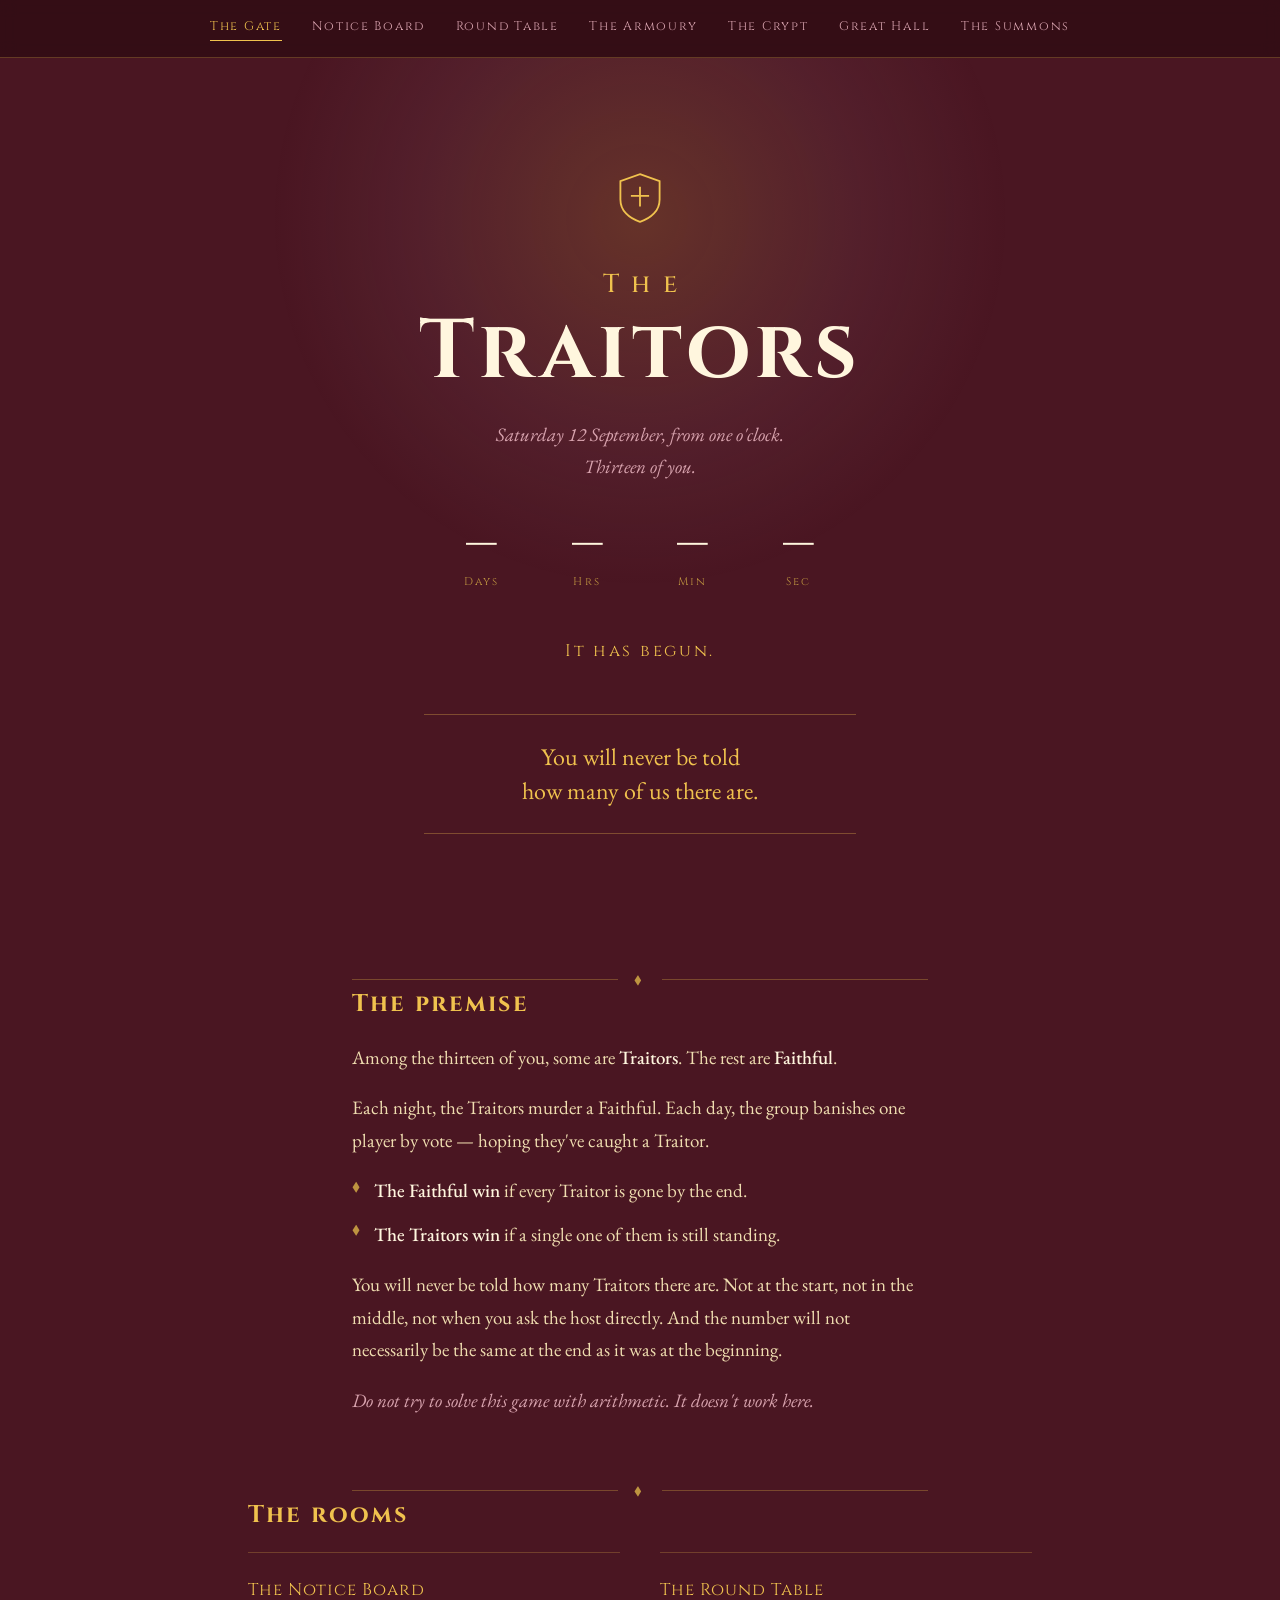
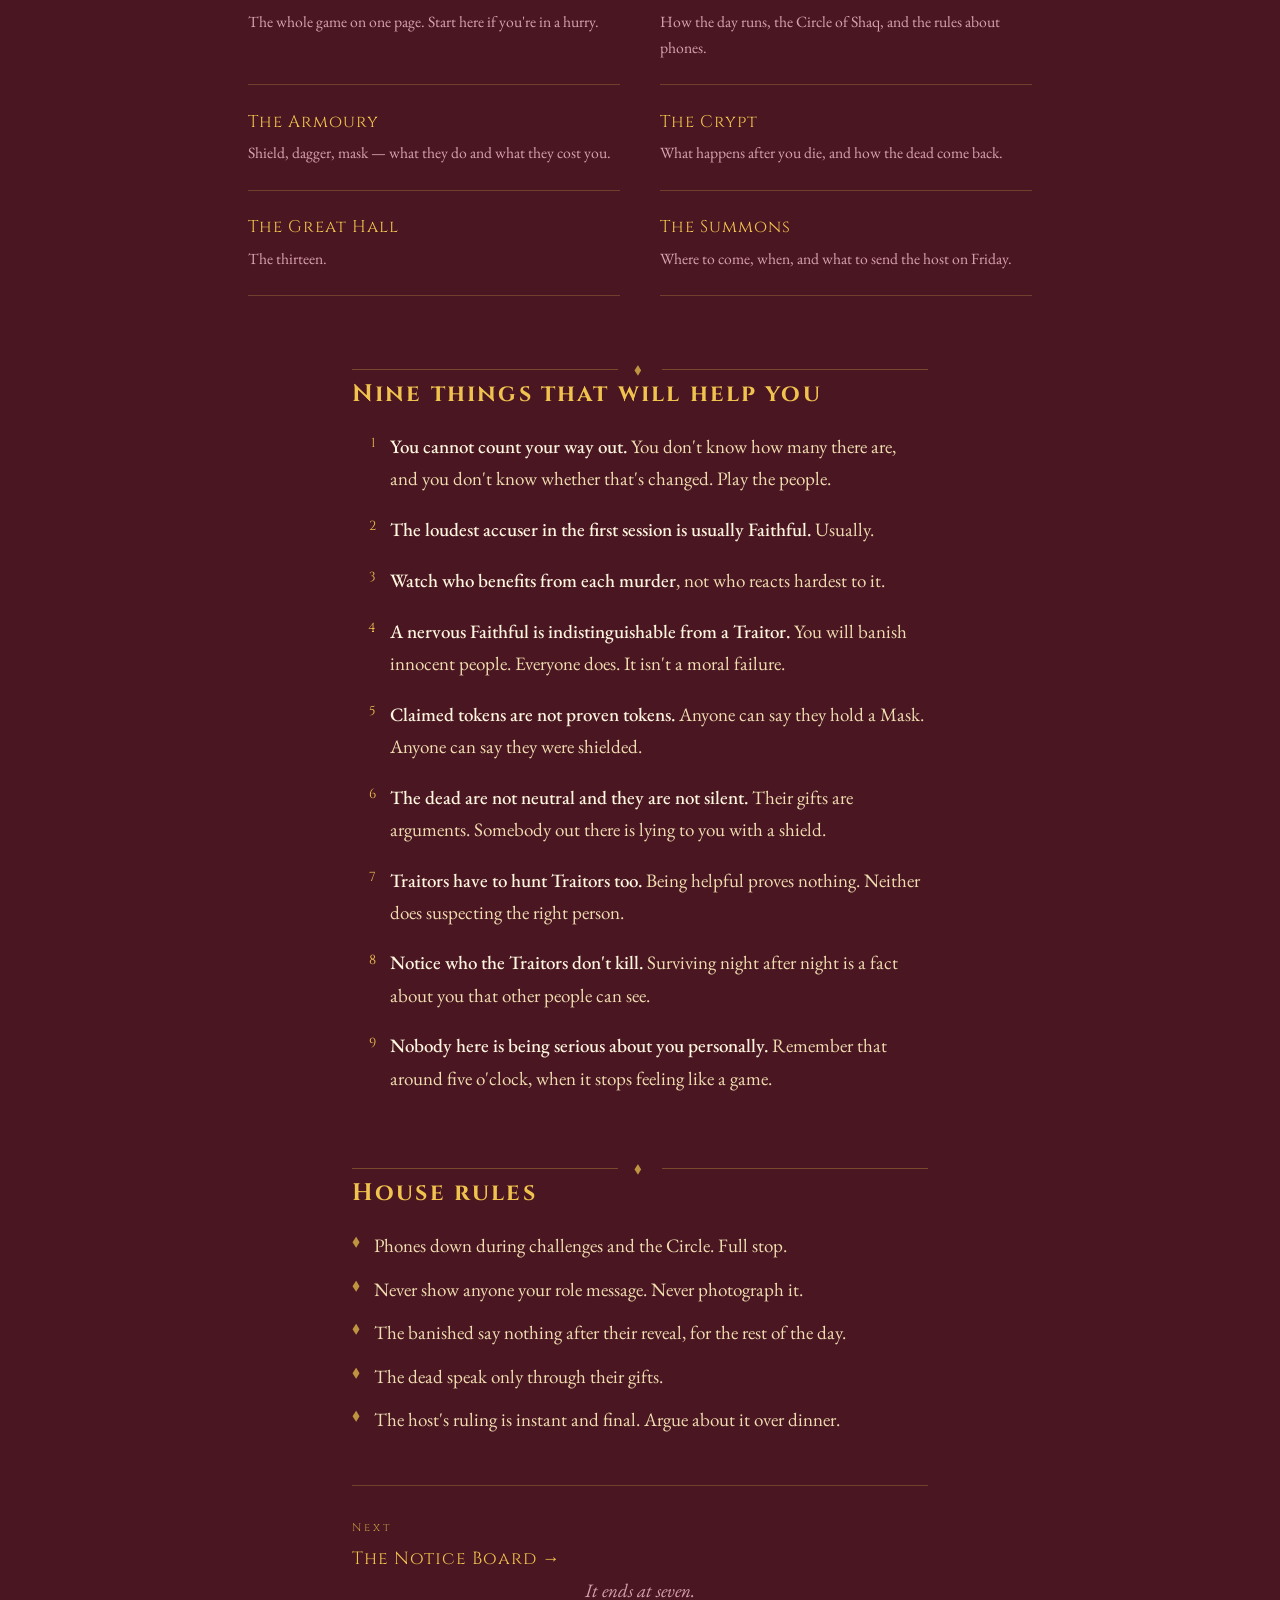
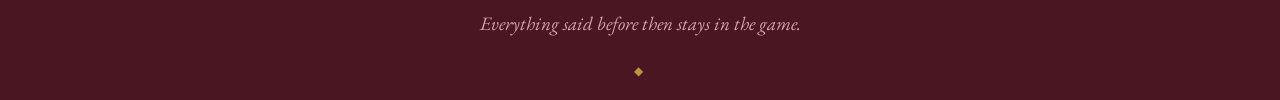
<file: index.html>
<!DOCTYPE html>
<html lang="en">
<head>
<meta charset="utf-8">
<meta name="viewport" content="width=device-width, initial-scale=1">
<title>The Traitors — Saturday 12 September</title>
<meta name="description" content="Thirteen of you. Some are lying. Saturday 12 September, from one o'clock.">
<meta property="og:title" content="The Traitors">
<meta property="og:description" content="Thirteen of you. Some are lying. Saturday 12 September, from one o'clock.">
<meta property="og:type" content="website">
<meta property="og:url" content="https://nishalyadav15.github.io/traitors/">
<meta property="og:image" content="https://nishalyadav15.github.io/traitors/og.png">
<meta name="twitter:card" content="summary_large_image">
<meta name="theme-color" content="#4A1622">
<link rel="stylesheet" href="style.css">
</head>
<body>

<nav><div class="nav-inner">
  <a href="index.html" aria-current="page">The Gate</a>
  <a href="notice-board.html">Notice Board</a>
  <a href="round-table.html">Round Table</a>
  <a href="armoury.html">The Armoury</a>
  <a href="crypt.html">The Crypt</a>
  <a href="great-hall.html">Great Hall</a>
  <a href="summons.html">The Summons</a>
</div></nav>

<header class="hero">
  <div class="hero-inner">
    <svg class="crest" viewBox="0 0 40 40" fill="none" stroke="currentColor" stroke-width="1.3" aria-hidden="true">
      <path d="M20 3 L34 8v13c0 8-6 13.5-14 16-8-2.5-14-8-14-16V8z"/>
      <path d="M20 12v14M13.5 18.5h13"/>
    </svg>
    <h1><span class="the">The</span>Traitors</h1>
    <p class="when">Saturday 12 September, from one o'clock.<br>Thirteen of you.</p>

    <div class="countdown" id="countdown" aria-live="polite">
      <div class="cd-unit"><span class="cd-num" id="cd-d">—</span><span class="cd-lab">Days</span></div>
      <div class="cd-unit"><span class="cd-num" id="cd-h">—</span><span class="cd-lab">Hrs</span></div>
      <div class="cd-unit"><span class="cd-num" id="cd-m">—</span><span class="cd-lab">Min</span></div>
      <div class="cd-unit"><span class="cd-num" id="cd-s">—</span><span class="cd-lab">Sec</span></div>
    </div>
    <p class="cd-done" id="cd-done" hidden>It has begun.</p>

    <p class="menace">You will never be told<br>how many of us there are.</p>
  </div>
</header>

<div class="rule"><span>◆</span></div>

<section class="wrap">
  <h2>The premise</h2>
  <p>Among the thirteen of you, some are <strong>Traitors</strong>. The rest are <strong>Faithful</strong>.</p>
  <p>Each night, the Traitors murder a Faithful. Each day, the group banishes one player by vote — hoping they've caught a Traitor.</p>
  <ul class="plain">
    <li><strong>The Faithful win</strong> if every Traitor is gone by the end.</li>
    <li><strong>The Traitors win</strong> if a single one of them is still standing.</li>
  </ul>
  <p>You will never be told how many Traitors there are. Not at the start, not in the middle, not when you ask the host directly. And the number will not necessarily be the same at the end as it was at the beginning.</p>
  <p><em>Do not try to solve this game with arithmetic. It doesn't work here.</em></p>
</section>

<div class="rule"><span>◆</span></div>

<section class="wrap rooms-wide">
  <h2>The rooms</h2>
  <div class="rooms">
    <a class="room" href="notice-board.html">
      <span class="room-name">The Notice Board</span>
      <span class="room-what">The whole game on one page. Start here if you're in a hurry.</span>
    </a>
    <a class="room" href="round-table.html">
      <span class="room-name">The Round Table</span>
      <span class="room-what">How the day runs, the Circle of Shaq, and the rules about phones.</span>
    </a>
    <a class="room" href="armoury.html">
      <span class="room-name">The Armoury</span>
      <span class="room-what">Shield, dagger, mask — what they do and what they cost you.</span>
    </a>
    <a class="room" href="crypt.html">
      <span class="room-name">The Crypt</span>
      <span class="room-what">What happens after you die, and how the dead come back.</span>
    </a>
    <a class="room" href="great-hall.html">
      <span class="room-name">The Great Hall</span>
      <span class="room-what">The thirteen.</span>
    </a>
    <a class="room" href="summons.html">
      <span class="room-name">The Summons</span>
      <span class="room-what">Where to come, when, and what to send the host on Friday.</span>
    </a>
  </div>
</section>

<div class="rule"><span>◆</span></div>

<section class="wrap">
  <h2>Nine things that will help you</h2>
  <ol class="advice">
    <li><strong>You cannot count your way out.</strong> You don't know how many there are, and you don't know whether that's changed. Play the people.</li>
    <li><strong>The loudest accuser in the first session is usually Faithful.</strong> Usually.</li>
    <li><strong>Watch who benefits from each murder</strong>, not who reacts hardest to it.</li>
    <li><strong>A nervous Faithful is indistinguishable from a Traitor.</strong> You will banish innocent people. Everyone does. It isn't a moral failure.</li>
    <li><strong>Claimed tokens are not proven tokens.</strong> Anyone can say they hold a Mask. Anyone can say they were shielded.</li>
    <li><strong>The dead are not neutral and they are not silent.</strong> Their gifts are arguments. Somebody out there is lying to you with a shield.</li>
    <li><strong>Traitors have to hunt Traitors too.</strong> Being helpful proves nothing. Neither does suspecting the right person.</li>
    <li><strong>Notice who the Traitors don't kill.</strong> Surviving night after night is a fact about you that other people can see.</li>
    <li><strong>Nobody here is being serious about you personally.</strong> Remember that around five o'clock, when it stops feeling like a game.</li>
  </ol>
</section>

<div class="rule"><span>◆</span></div>

<section class="wrap">
  <h2>House rules</h2>
  <ul class="plain">
    <li>Phones down during challenges and the Circle. Full stop.</li>
    <li>Never show anyone your role message. Never photograph it.</li>
    <li>The banished say nothing after their reveal, for the rest of the day.</li>
    <li>The dead speak only through their gifts.</li>
    <li>The host's ruling is instant and final. Argue about it over dinner.</li>
  </ul>

  <div class="next">
    <a href="notice-board.html">
      <span class="lab">Next</span>
      <span class="to">The Notice Board →</span>
    </a>
  </div>
</section>

<footer class="wrap">
  <p>It ends at seven.<br>Everything said before then stays in the game.</p>
  <p class="sig">◆</p>
</footer>

<script>
(function(){
  var target = new Date("2026-09-12T13:00:00+05:30").getTime();
  var cd = document.getElementById("countdown");
  var done = document.getElementById("cd-done");
  var el = {
    d: document.getElementById("cd-d"),
    h: document.getElementById("cd-h"),
    m: document.getElementById("cd-m"),
    s: document.getElementById("cd-s")
  };
  function pad(n){ return n < 10 ? "0" + n : "" + n; }
  function tick(){
    var left = target - Date.now();
    if (left <= 0){
      cd.hidden = true;
      done.hidden = false;
      clearInterval(timer);
      return;
    }
    var s = Math.floor(left / 1000);
    el.d.textContent = Math.floor(s / 86400);
    el.h.textContent = pad(Math.floor(s % 86400 / 3600));
    el.m.textContent = pad(Math.floor(s % 3600 / 60));
    el.s.textContent = pad(s % 60);
  }
  tick();
  var timer = setInterval(tick, 1000);
})();
</script>

</body>
</html>
</file>
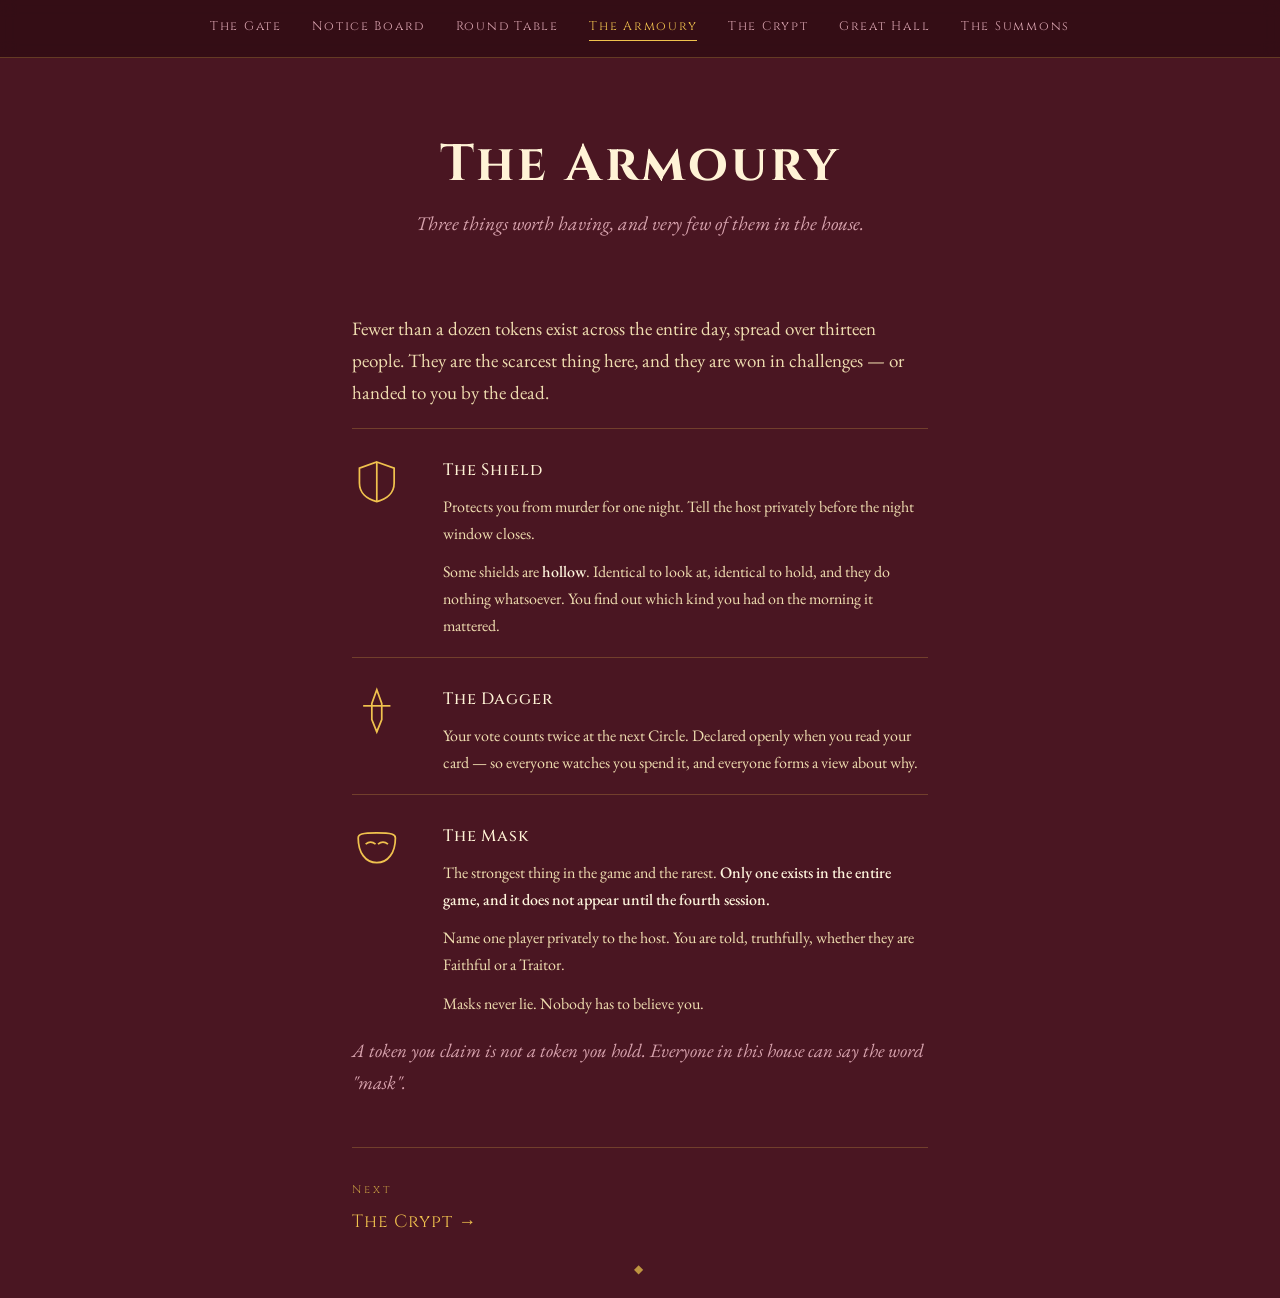
<file: armoury.html>
<!DOCTYPE html>
<html lang="en">
<head>
<meta charset="utf-8">
<meta name="viewport" content="width=device-width, initial-scale=1">
<title>The Armoury — The Traitors</title>
<meta name="description" content="Shield, dagger, mask — what they do and what they cost you.">
<meta property="og:title" content="The Armoury — The Traitors">
<meta property="og:description" content="Shield, dagger, mask — what they do and what they cost you.">
<meta property="og:image" content="https://nishalyadav15.github.io/traitors/og.png">
<meta name="theme-color" content="#4A1622">
<link rel="stylesheet" href="style.css">
</head>
<body>

<nav><div class="nav-inner">
  <a href="index.html">The Gate</a>
  <a href="notice-board.html">Notice Board</a>
  <a href="round-table.html">Round Table</a>
  <a href="armoury.html" aria-current="page">The Armoury</a>
  <a href="crypt.html">The Crypt</a>
  <a href="great-hall.html">Great Hall</a>
  <a href="summons.html">The Summons</a>
</div></nav>

<header class="wrap pagehead">
  <h1 class="roomname">The Armoury</h1>
  <p class="roomsub">Three things worth having, and very few of them in the house.</p>
</header>

<section class="wrap">
  <p>Fewer than a dozen tokens exist across the entire day, spread over thirteen people. They are the scarcest thing here, and they are won in challenges — or handed to you by the dead.</p>

  <div class="token">
    <svg viewBox="0 0 40 40" fill="none" stroke="currentColor" stroke-width="1.4" aria-hidden="true">
      <path d="M20 4 L34 9v12c0 8-6 13-14 15-8-2-14-7-14-15V9z"/>
      <path d="M20 4v32"/>
    </svg>
    <div>
      <h3>The Shield</h3>
      <p>Protects you from murder for one night. Tell the host privately before the night window closes.</p>
      <p>Some shields are <strong>hollow</strong>. Identical to look at, identical to hold, and they do nothing whatsoever. You find out which kind you had on the morning it mattered.</p>
    </div>
  </div>

  <div class="token">
    <svg viewBox="0 0 40 40" fill="none" stroke="currentColor" stroke-width="1.4" aria-hidden="true">
      <path d="M20 3 L24 14v13l-4 10-4-10V14z"/>
      <path d="M9 16h22"/>
      <path d="M20 37v-2"/>
    </svg>
    <div>
      <h3>The Dagger</h3>
      <p>Your vote counts twice at the next Circle. Declared openly when you read your card — so everyone watches you spend it, and everyone forms a view about why.</p>
    </div>
  </div>

  <div class="token">
    <svg viewBox="0 0 40 40" fill="none" stroke="currentColor" stroke-width="1.4" aria-hidden="true">
      <path d="M5 12c0-3 3-4 15-4s15 1 15 4c0 12-6 20-15 20S5 24 5 12z"/>
      <path d="M11 17c2.5-2 5.5-2 8 0M21 17c2.5-2 5.5-2 8 0"/>
    </svg>
    <div>
      <h3>The Mask</h3>
      <p>The strongest thing in the game and the rarest. <strong>Only one exists in the entire game, and it does not appear until the fourth session.</strong></p>
      <p>Name one player privately to the host. You are told, truthfully, whether they are Faithful or a Traitor.</p>
      <p>Masks never lie. Nobody has to believe you.</p>
    </div>
  </div>

  <p><em>A token you claim is not a token you hold. Everyone in this house can say the word "mask".</em></p>

  <div class="next">
    <a href="crypt.html">
      <span class="lab">Next</span>
      <span class="to">The Crypt →</span>
    </a>
  </div>
</section>

<footer class="wrap">
  <p class="sig">◆</p>
</footer>

</body>
</html>
</file>
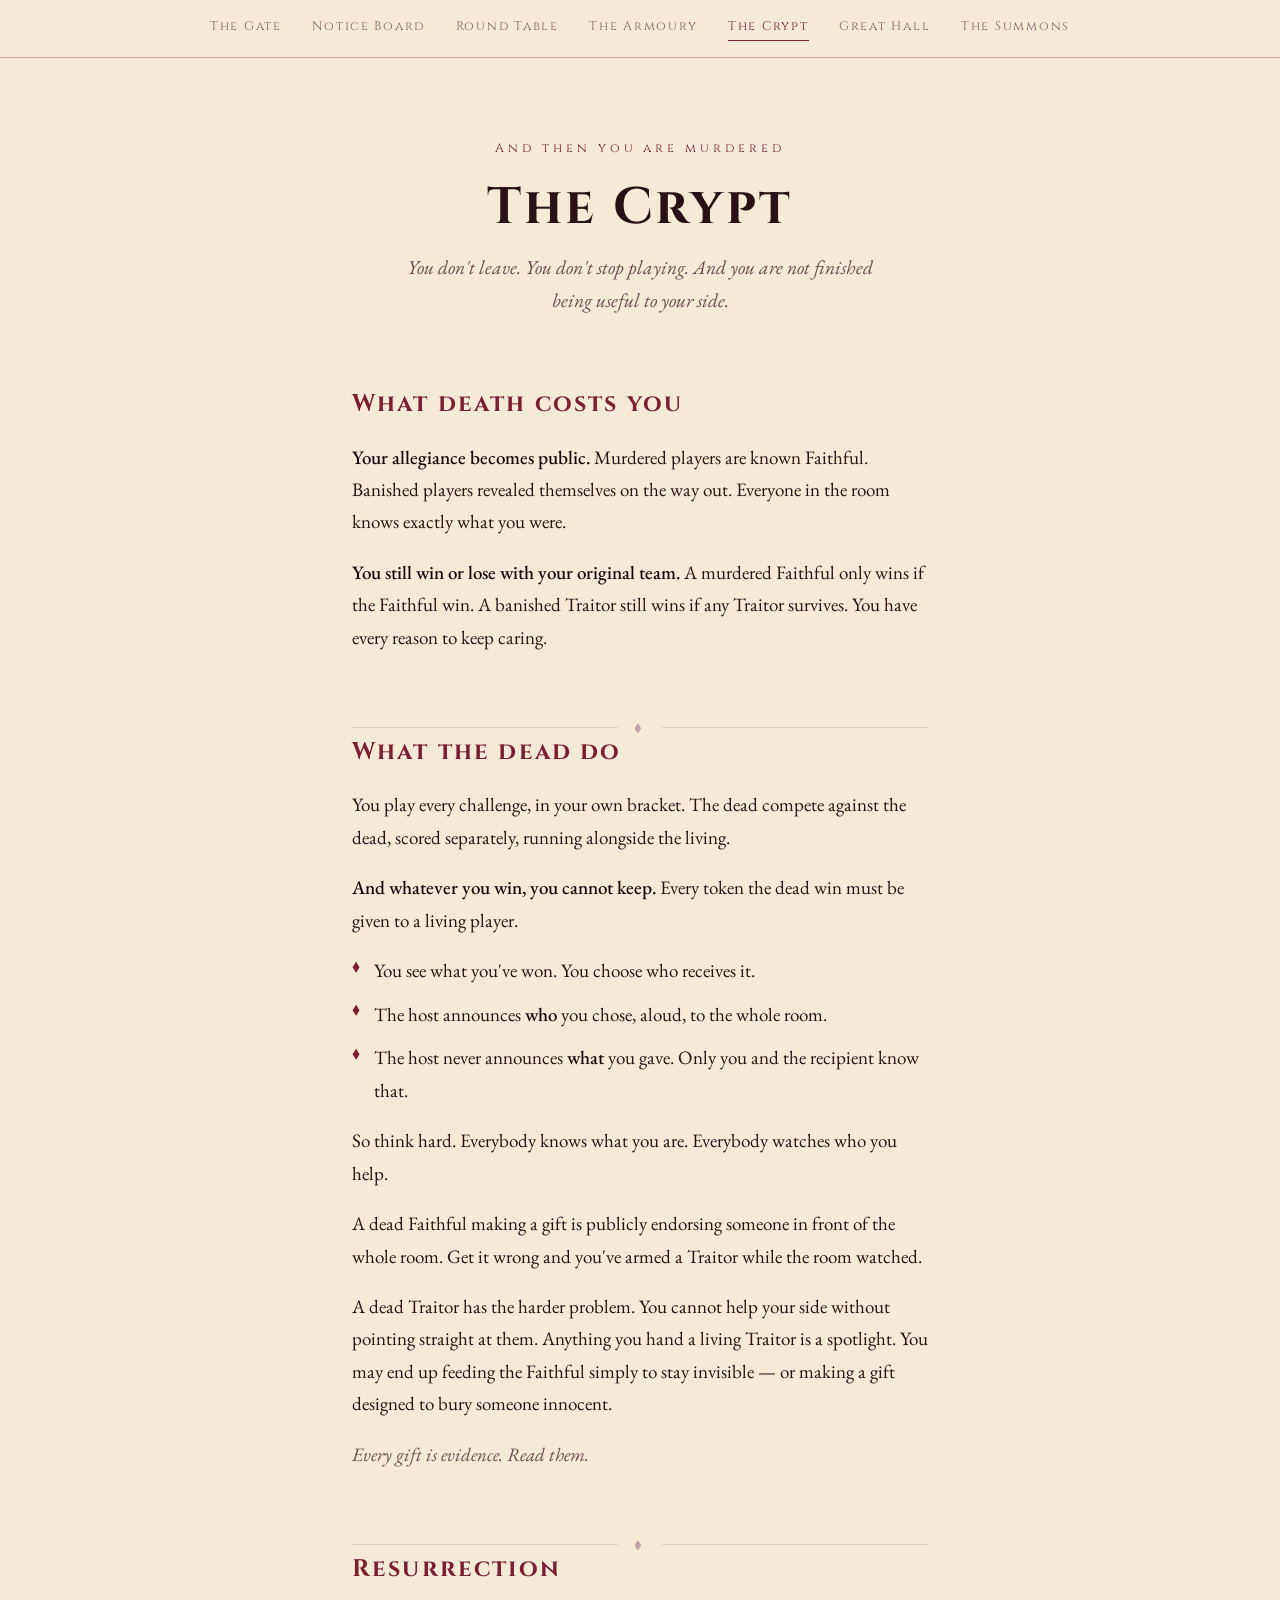
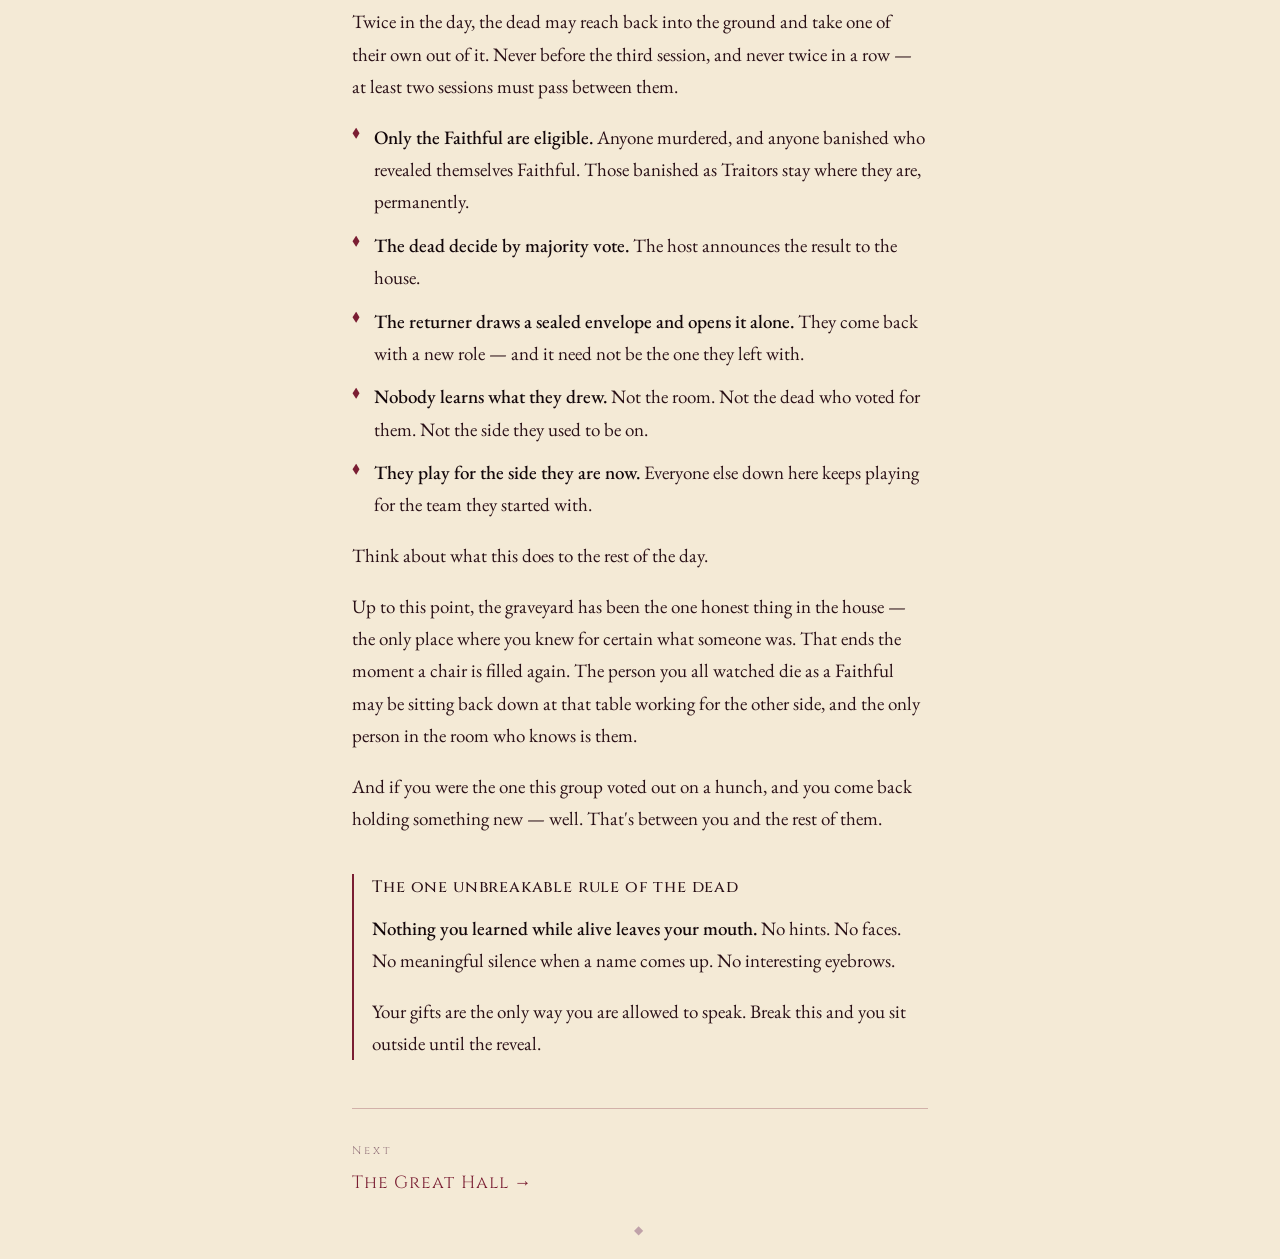
<file: crypt.html>
<!DOCTYPE html>
<html lang="en">
<head>
<meta charset="utf-8">
<meta name="viewport" content="width=device-width, initial-scale=1">
<title>The Crypt — The Traitors</title>
<meta name="description" content="What happens after you die, and how the dead come back.">
<meta property="og:title" content="The Crypt — The Traitors">
<meta property="og:description" content="What happens after you die, and how the dead come back.">
<meta property="og:image" content="https://nishalyadav15.github.io/traitors/og.png">
<meta name="theme-color" content="#F4EAD6">
<link rel="stylesheet" href="style.css">
</head>
<body class="crypt">

<nav><div class="nav-inner">
  <a href="index.html">The Gate</a>
  <a href="notice-board.html">Notice Board</a>
  <a href="round-table.html">Round Table</a>
  <a href="armoury.html">The Armoury</a>
  <a href="crypt.html" aria-current="page">The Crypt</a>
  <a href="great-hall.html">Great Hall</a>
  <a href="summons.html">The Summons</a>
</div></nav>

<header class="wrap pagehead">
  <p class="epitaph">And then you are murdered</p>
  <h1 class="roomname">The Crypt</h1>
  <p class="roomsub">You don't leave. You don't stop playing. And you are not finished being useful to your side.</p>
</header>

<section class="wrap">
  <h2>What death costs you</h2>
  <p><strong>Your allegiance becomes public.</strong> Murdered players are known Faithful. Banished players revealed themselves on the way out. Everyone in the room knows exactly what you were.</p>
  <p><strong>You still win or lose with your original team.</strong> A murdered Faithful only wins if the Faithful win. A banished Traitor still wins if any Traitor survives. You have every reason to keep caring.</p>
</section>

<div class="rule"><span>◆</span></div>

<section class="wrap">
  <h2>What the dead do</h2>
  <p>You play every challenge, in your own bracket. The dead compete against the dead, scored separately, running alongside the living.</p>
  <p><strong>And whatever you win, you cannot keep.</strong> Every token the dead win must be given to a living player.</p>
  <ul class="plain">
    <li>You see what you've won. You choose who receives it.</li>
    <li>The host announces <strong>who</strong> you chose, aloud, to the whole room.</li>
    <li>The host never announces <strong>what</strong> you gave. Only you and the recipient know that.</li>
  </ul>
  <p>So think hard. Everybody knows what you are. Everybody watches who you help.</p>
  <p>A dead Faithful making a gift is publicly endorsing someone in front of the whole room. Get it wrong and you've armed a Traitor while the room watched.</p>
  <p>A dead Traitor has the harder problem. You cannot help your side without pointing straight at them. Anything you hand a living Traitor is a spotlight. You may end up feeding the Faithful simply to stay invisible — or making a gift designed to bury someone innocent.</p>
  <p><em>Every gift is evidence. Read them.</em></p>
</section>

<div class="rule"><span>◆</span></div>

<section class="wrap">
  <h2>Resurrection</h2>
  <p>Twice in the day, the dead may reach back into the ground and take one of their own out of it. Never before the third session, and never twice in a row — at least two sessions must pass between them.</p>
  <ul class="plain">
    <li><strong>Only the Faithful are eligible.</strong> Anyone murdered, and anyone banished who revealed themselves Faithful. Those banished as Traitors stay where they are, permanently.</li>
    <li><strong>The dead decide by majority vote.</strong> The host announces the result to the house.</li>
    <li><strong>The returner draws a sealed envelope and opens it alone.</strong> They come back with a new role — and it need not be the one they left with.</li>
    <li><strong>Nobody learns what they drew.</strong> Not the room. Not the dead who voted for them. Not the side they used to be on.</li>
    <li><strong>They play for the side they are now.</strong> Everyone else down here keeps playing for the team they started with.</li>
  </ul>
  <p>Think about what this does to the rest of the day.</p>
  <p>Up to this point, the graveyard has been the one honest thing in the house — the only place where you knew for certain what someone was. That ends the moment a chair is filled again. The person you all watched die as a Faithful may be sitting back down at that table working for the other side, and the only person in the room who knows is them.</p>
  <p>And if you were the one this group voted out on a hunch, and you come back holding something new — well. That's between you and the rest of them.</p>

  <div class="final">
    <h3>The one unbreakable rule of the dead</h3>
    <p><strong>Nothing you learned while alive leaves your mouth.</strong> No hints. No faces. No meaningful silence when a name comes up. No interesting eyebrows.</p>
    <p>Your gifts are the only way you are allowed to speak. Break this and you sit outside until the reveal.</p>
  </div>

  <div class="next">
    <a href="great-hall.html">
      <span class="lab">Next</span>
      <span class="to">The Great Hall →</span>
    </a>
  </div>
</section>

<footer class="wrap">
  <p class="sig">◆</p>
</footer>

</body>
</html>
</file>
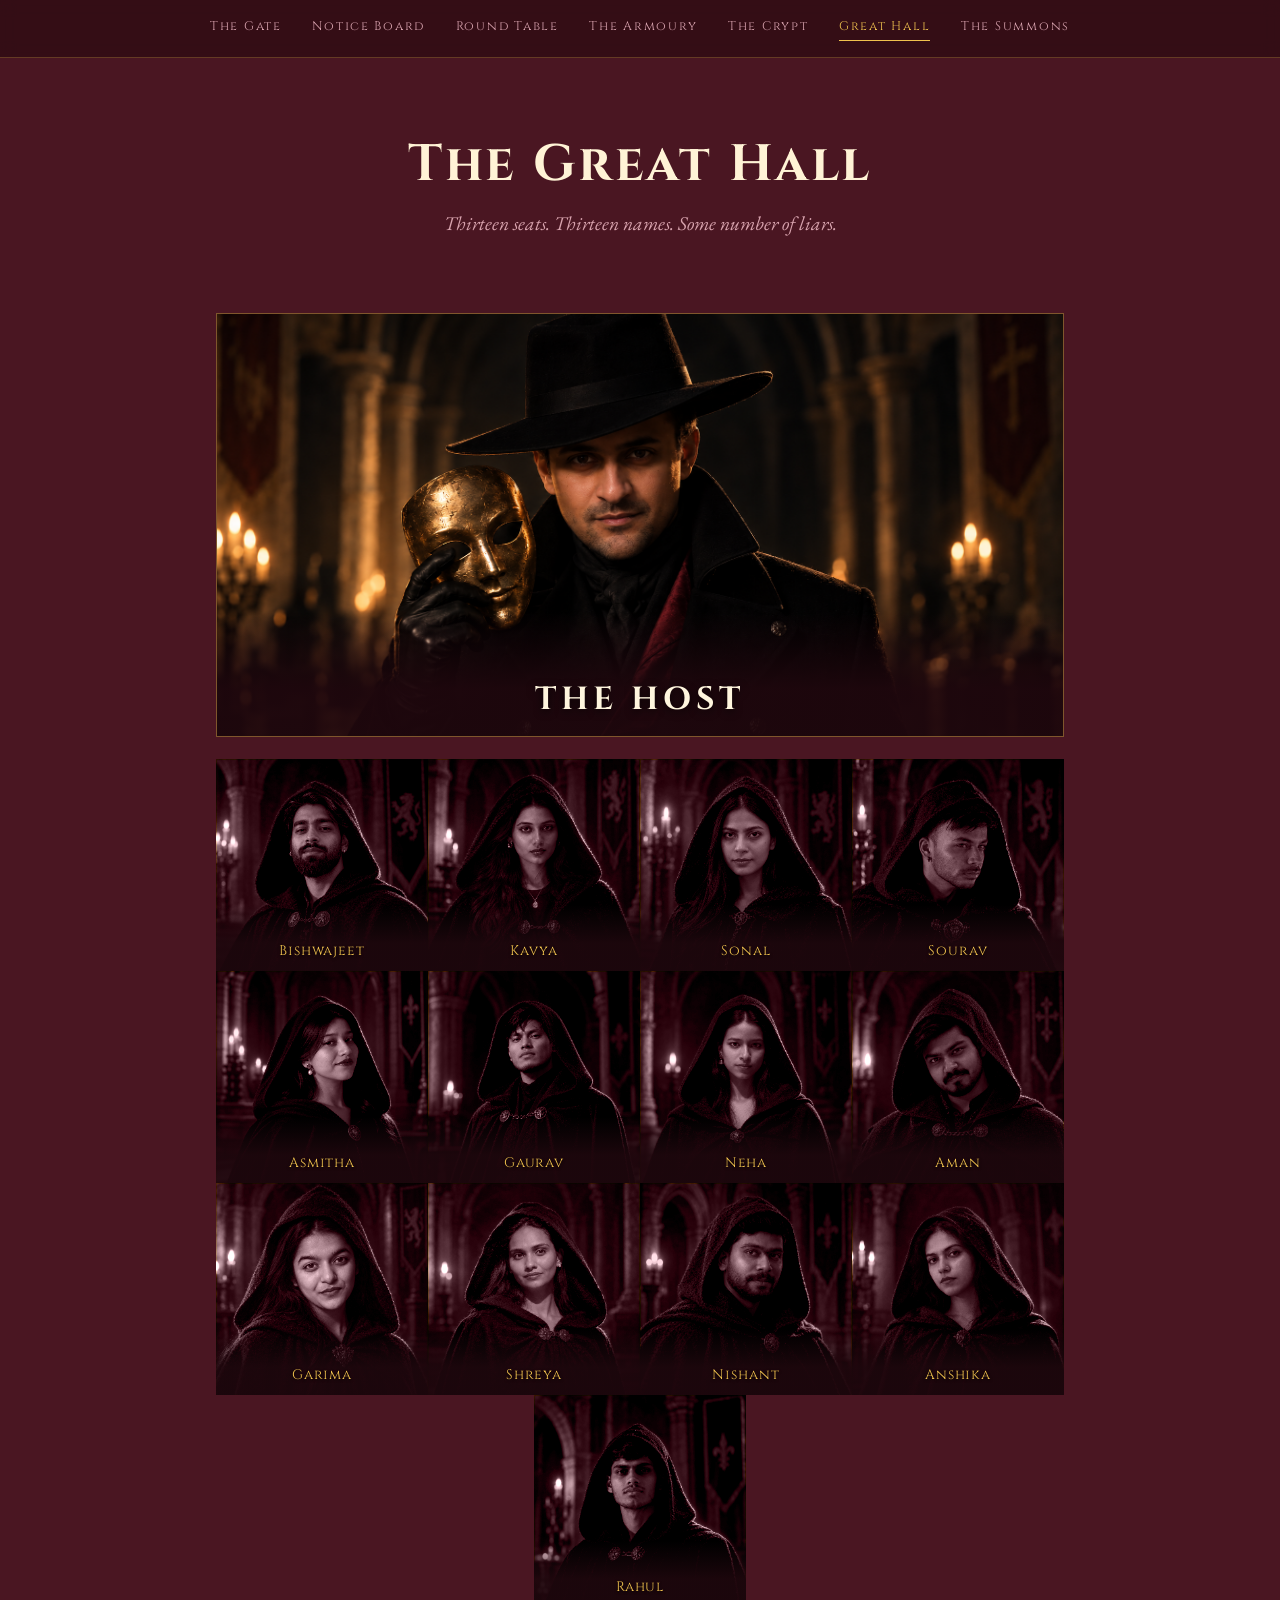
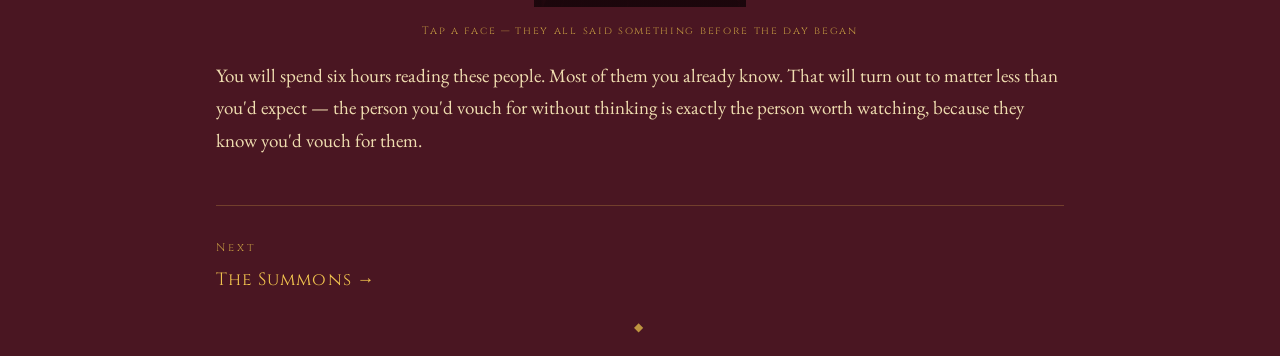
<file: great-hall.html>
<!DOCTYPE html>
<html lang="en">
<head>
<meta charset="utf-8">
<meta name="viewport" content="width=device-width, initial-scale=1">
<title>The Great Hall — The Traitors</title>
<meta name="robots" content="noindex, nofollow">
<meta name="theme-color" content="#4A1622">
<link rel="stylesheet" href="style.css">
</head>
<body>

<nav><div class="nav-inner">
  <a href="index.html">The Gate</a>
  <a href="notice-board.html">Notice Board</a>
  <a href="round-table.html">Round Table</a>
  <a href="armoury.html">The Armoury</a>
  <a href="crypt.html">The Crypt</a>
  <a href="great-hall.html" aria-current="page">Great Hall</a>
  <a href="summons.html">The Summons</a>
</div></nav>

<header class="wrap pagehead">
  <h1 class="roomname">The Great Hall</h1>
  <p class="roomsub">Thirteen seats. Thirteen names. Some number of liars.</p>
</header>

<section class="wrap cast-wide">

  <div class="host-banner" id="host" data-who="Nishal — your host"
       data-quote="Thirteen of you will sit down. Fewer will be telling the truth. I already know which.">
    <img src="faces/00.png" alt="The host" width="1200" height="600">
    <div class="plate">THE HOST</div>
  </div>

  <div class="cast-stage">
  <ul class="cast">
    <li data-who="Bishwajeet" data-quote="You&#x27;ll know what I am within ten minutes. Everyone always does.">
      <figure>
        <img src="faces/01.png" alt="Bishwajeet" loading="lazy" width="600" height="600">
        <div class="nameplate">Bishwajeet</div>
      </figure>
    </li>
    <li data-who="Kavya" data-quote="You&#x27;ll all vote for me anyway. You always do. Try being right about it this time.">
      <figure>
        <img src="faces/02.png" alt="Kavya" loading="lazy" width="600" height="600">
        <div class="nameplate">Kavya</div>
      </figure>
    </li>
    <li data-who="Sonal" data-quote="I&#x27;m not here to socialise. I&#x27;m here to be correct.">
      <figure>
        <img src="faces/03.png" alt="Sonal" loading="lazy" width="600" height="600">
        <div class="nameplate">Sonal</div>
      </figure>
    </li>
    <li data-who="Sourav" data-quote="If I&#x27;m telling you something, somebody told me first.">
      <figure>
        <img src="faces/04.png" alt="Sourav" loading="lazy" width="600" height="600">
        <div class="nameplate">Sourav</div>
      </figure>
    </li>
    <li data-who="Asmitha" data-quote="I&#x27;ve been watching you a lot longer than you&#x27;ve been watching me.">
      <figure>
        <img src="faces/05.png" alt="Asmitha" loading="lazy" width="600" height="600">
        <div class="nameplate">Asmitha</div>
      </figure>
    </li>
    <li data-who="Gaurav" data-quote="I might banish you just to see what happens. Don&#x27;t take it personally.">
      <figure>
        <img src="faces/06.png" alt="Gaurav" loading="lazy" width="600" height="600">
        <div class="nameplate">Gaurav</div>
      </figure>
    </li>
    <li data-who="Neha" data-quote="I&#x27;ll barely say a word until it counts. Then I&#x27;ll say one.">
      <figure>
        <img src="faces/07.png" alt="Neha" loading="lazy" width="600" height="600">
        <div class="nameplate">Neha</div>
      </figure>
    </li>
    <li data-who="Aman" data-quote="Read my face. Go on, I&#x27;ll wait.">
      <figure>
        <img src="faces/08.png" alt="Aman" loading="lazy" width="600" height="600">
        <div class="nameplate">Aman</div>
      </figure>
    </li>
    <li data-who="Garima" data-quote="My little grey cells are always working.">
      <figure>
        <img src="faces/09.png" alt="Garima" loading="lazy" width="600" height="600">
        <div class="nameplate">Garima</div>
      </figure>
    </li>
    <li data-who="Shreya" data-quote="Ask me anything. I&#x27;ll tell you the truth. Probably.">
      <figure>
        <img src="faces/10.png" alt="Shreya" loading="lazy" width="600" height="600">
        <div class="nameplate">Shreya</div>
      </figure>
    </li>
    <li data-who="Nishant" data-quote="I&#x27;ve done nothing wrong. Yet.">
      <figure>
        <img src="faces/11.png" alt="Nishant" loading="lazy" width="600" height="600">
        <div class="nameplate">Nishant</div>
      </figure>
    </li>
    <li data-who="Anshika" data-quote="I&#x27;d never lie to you. Not to your face.">
      <figure>
        <img src="faces/12.png" alt="Anshika" loading="lazy" width="600" height="600">
        <div class="nameplate">Anshika</div>
      </figure>
    </li>
    <li data-who="Rahul" data-quote="Whatever happens today, I was on your side. Remember that.">
      <figure>
        <img src="faces/13.png" alt="Rahul" loading="lazy" width="600" height="600">
        <div class="nameplate">Rahul</div>
      </figure>
    </li>
  </ul>
    <div class="bubble" id="bubble" role="status" aria-live="polite">
      <span class="tail"></span>
      <p class="line" id="bubble-line"></p>
      <p class="who" id="bubble-who"></p>
    </div>
  </div>
  <p class="cast-hint">Tap a face &mdash; they all said something before the day began</p>

  <p>You will spend six hours reading these people. Most of them you already know. That will turn out to matter less than you'd expect — the person you'd vouch for without thinking is exactly the person worth watching, because they know you'd vouch for them.</p>

  <div class="next">
    <a href="summons.html">
      <span class="lab">Next</span>
      <span class="to">The Summons &rarr;</span>
    </a>
  </div>
</section>

<footer class="wrap">
  <p class="sig">&#9670;</p>
</footer>

<script>
(function(){
  var stage  = document.querySelector(".cast-stage");
  var grid   = document.querySelector(".cast");
  var bubble = document.getElementById("bubble");
  var tail   = bubble.querySelector(".tail");
  var line   = document.getElementById("bubble-line");
  var who    = document.getElementById("bubble-who");
  var cards  = Array.prototype.slice.call(document.querySelectorAll(".cast li"));
  var host   = document.getElementById("host");
  var open   = null;

  function close(){
    bubble.classList.remove("show", "host-said");
    grid.classList.remove("dimmed");
    cards.forEach(function(c){ c.classList.remove("revealed"); });
    open = null;
  }

  function place(anchor, isHost){
    var a = anchor.getBoundingClientRect();
    var s = stage.getBoundingClientRect();
    var stageW = s.width;

    // bubble width: roomy on phones, about two cards on desktop
    var w = Math.min(stageW - 16, Math.max(240, a.width * 2.1));
    bubble.style.width = w + "px";

    var centre = (a.left - s.left) + a.width / 2;
    var left = centre - w / 2;
    left = Math.max(8, Math.min(left, stageW - w - 8));

    bubble.style.left = left + "px";
    bubble.style.top  = ((a.bottom - s.top) - 6) + "px";
    tail.style.left   = Math.max(14, Math.min(centre - left, w - 14)) + "px";

    bubble.classList.toggle("host-said", !!isHost);
  }

  function say(anchor, isHost){
    line.textContent = anchor.getAttribute("data-quote");
    who.textContent  = anchor.getAttribute("data-who");
    place(anchor, isHost);
    // next frame, so the transition runs
    requestAnimationFrame(function(){ bubble.classList.add("show"); });
  }

  cards.forEach(function(card){
    card.addEventListener("click", function(e){
      e.stopPropagation();
      if (open === card){ close(); return; }
      close();
      card.classList.add("revealed");
      grid.classList.add("dimmed");
      open = card;
      say(card, false);
    });
  });

  host.addEventListener("click", function(e){
    e.stopPropagation();
    if (open === host){ close(); return; }
    close();
    open = host;
    say(host, true);
  });

  document.addEventListener("click", function(){ if (open) close(); });
  bubble.addEventListener("click", function(e){ e.stopPropagation(); });
  window.addEventListener("resize", function(){ if (open) place(open, open === host); });
  window.addEventListener("keydown", function(e){ if (e.key === "Escape" && open) close(); });
})();
</script>

</body>
</html>
</file>
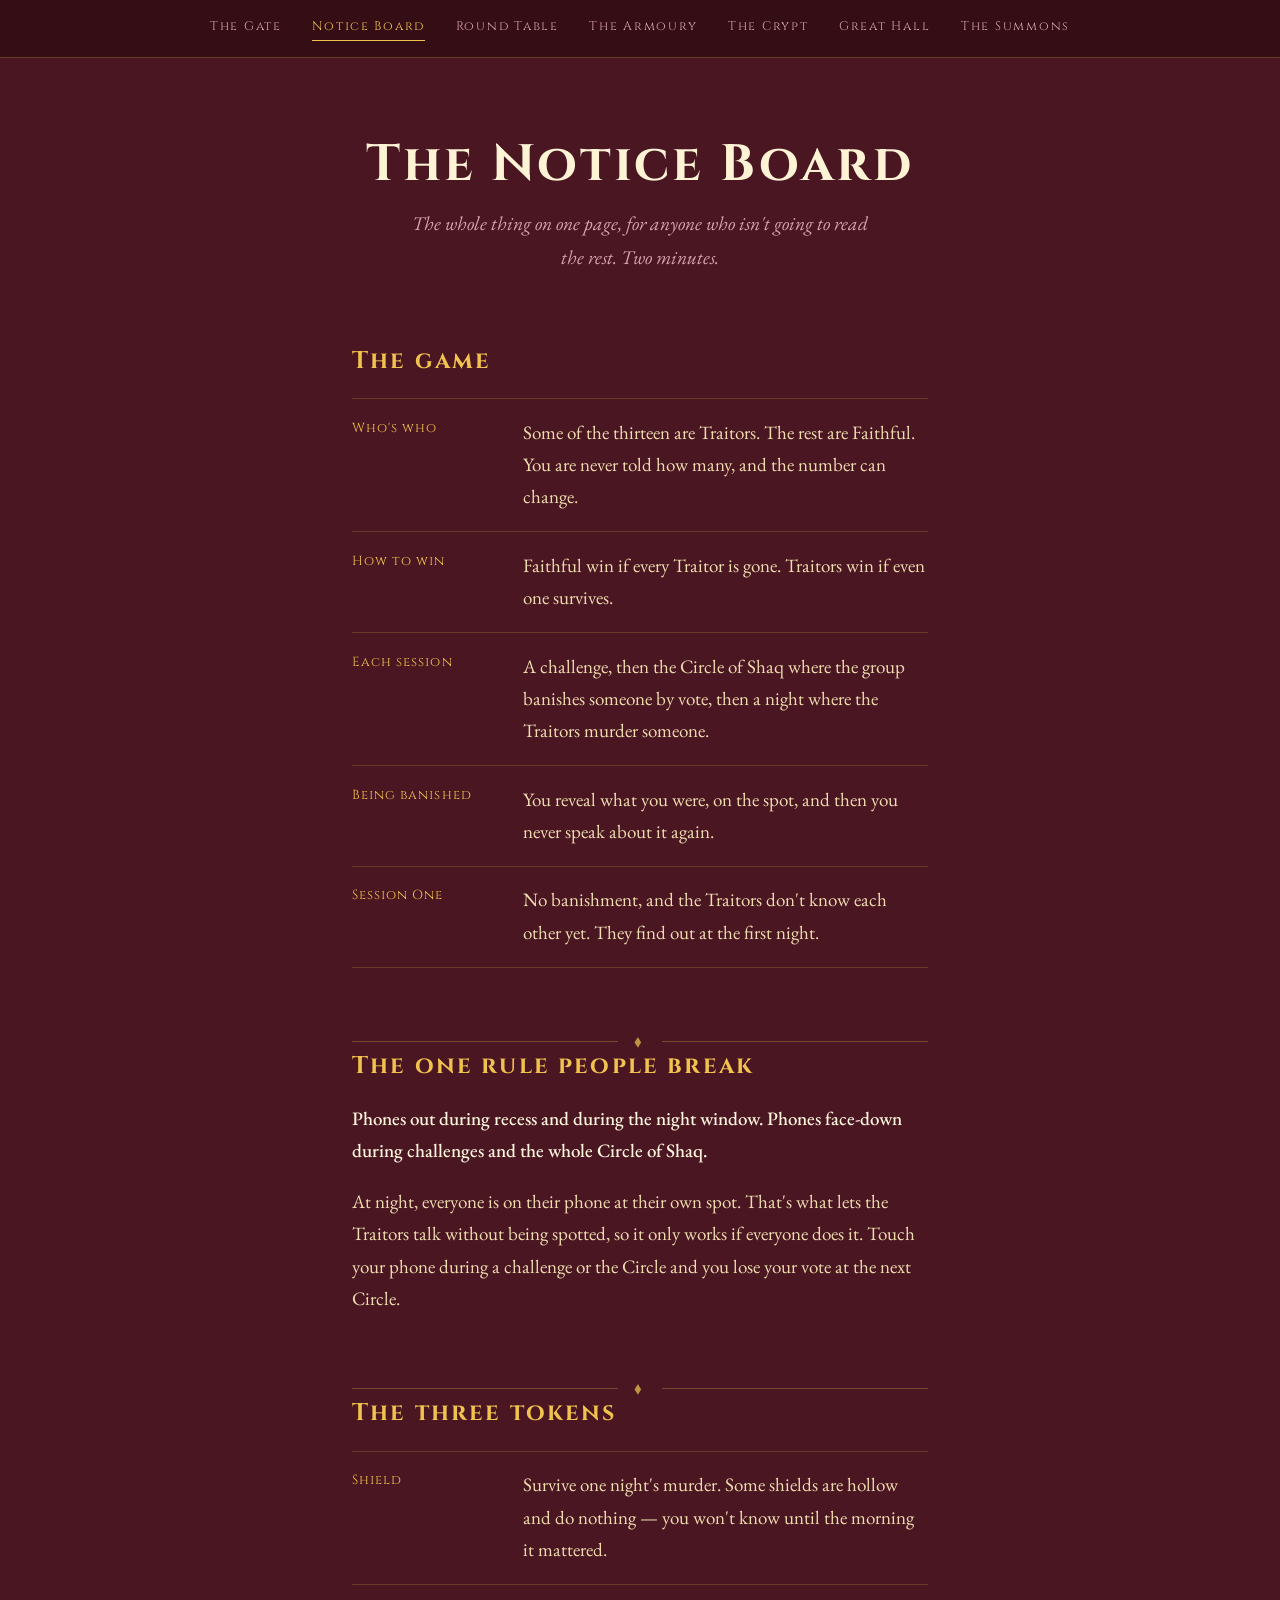
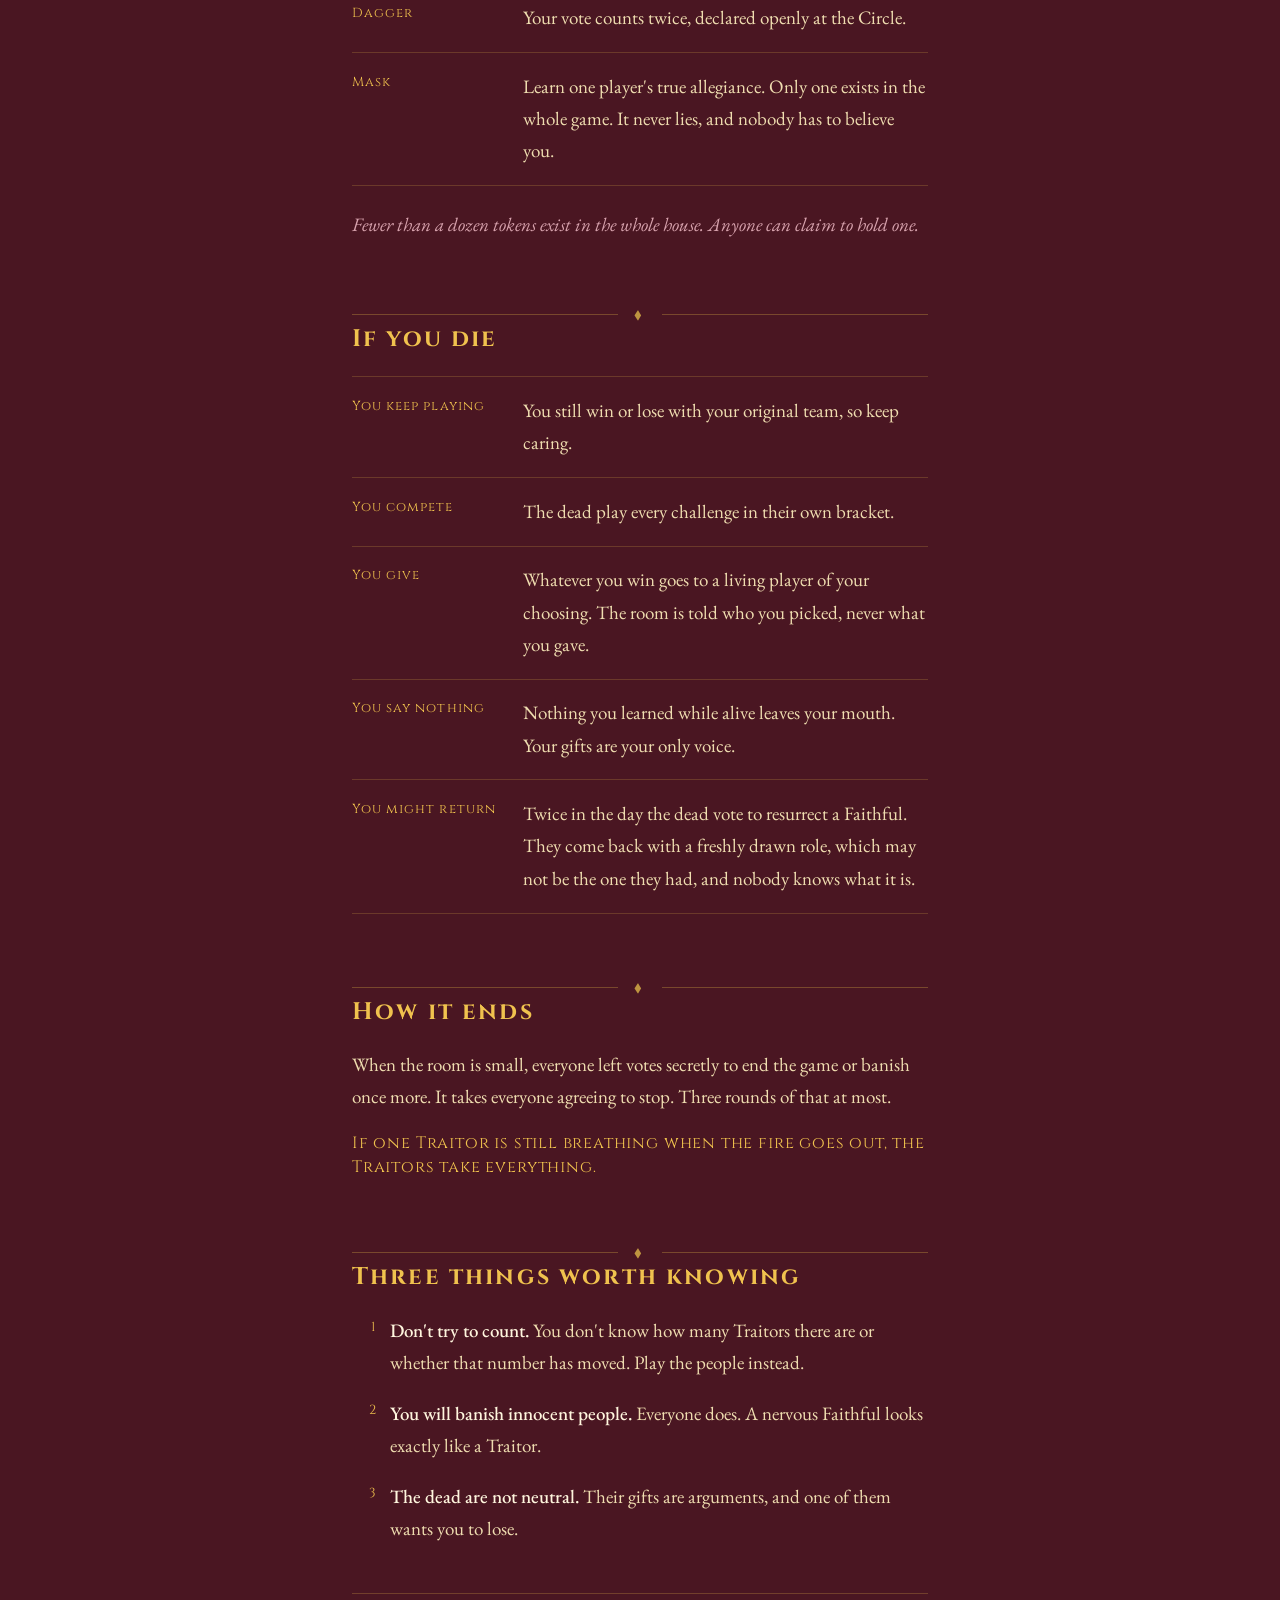
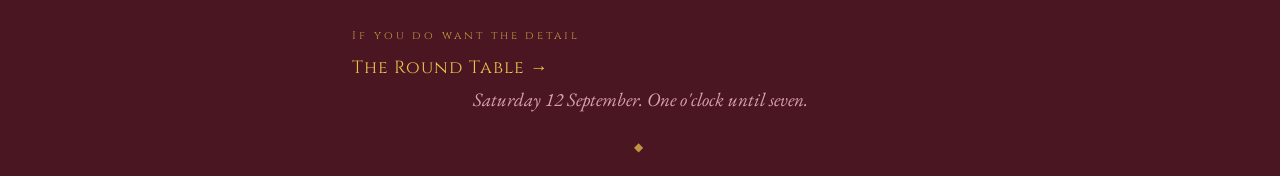
<file: notice-board.html>
<!DOCTYPE html>
<html lang="en">
<head>
<meta charset="utf-8">
<meta name="viewport" content="width=device-width, initial-scale=1">
<title>The Notice Board — The Traitors</title>
<meta name="description" content="The whole game on one page, for anyone who isn't going to read the rest.">
<meta property="og:title" content="The Notice Board — The Traitors">
<meta property="og:description" content="The whole game on one page, for anyone who isn't going to read the rest.">
<meta property="og:image" content="https://nishalyadav15.github.io/traitors/og.png">
<meta name="theme-color" content="#4A1622">
<link rel="stylesheet" href="style.css">
</head>
<body>

<nav><div class="nav-inner">
  <a href="index.html">The Gate</a>
  <a href="notice-board.html" aria-current="page">Notice Board</a>
  <a href="round-table.html">Round Table</a>
  <a href="armoury.html">The Armoury</a>
  <a href="crypt.html">The Crypt</a>
  <a href="great-hall.html">Great Hall</a>
  <a href="summons.html">The Summons</a>
</div></nav>

<header class="wrap pagehead">
  <h1 class="roomname">The Notice Board</h1>
  <p class="roomsub">The whole thing on one page, for anyone who isn't going to read the rest. Two minutes.</p>
</header>

<section class="wrap">
  <h2>The game</h2>
  <dl class="brief-list">
    <div class="brief-row">
      <dt>Who's who</dt>
      <dd>Some of the thirteen are Traitors. The rest are Faithful. You are never told how many, and the number can change.</dd>
    </div>
    <div class="brief-row">
      <dt>How to win</dt>
      <dd>Faithful win if every Traitor is gone. Traitors win if even one survives.</dd>
    </div>
    <div class="brief-row">
      <dt>Each session</dt>
      <dd>A challenge, then the Circle of Shaq where the group banishes someone by vote, then a night where the Traitors murder someone.</dd>
    </div>
    <div class="brief-row">
      <dt>Being banished</dt>
      <dd>You reveal what you were, on the spot, and then you never speak about it again.</dd>
    </div>
    <div class="brief-row">
      <dt>Session One</dt>
      <dd>No banishment, and the Traitors don't know each other yet. They find out at the first night.</dd>
    </div>
  </dl>
</section>

<div class="rule"><span>◆</span></div>

<section class="wrap">
  <h2>The one rule people break</h2>
  <p><strong>Phones out during recess and during the night window. Phones face-down during challenges and the whole Circle of Shaq.</strong></p>
  <p>At night, everyone is on their phone at their own spot. That's what lets the Traitors talk without being spotted, so it only works if everyone does it. Touch your phone during a challenge or the Circle and you lose your vote at the next Circle.</p>
</section>

<div class="rule"><span>◆</span></div>

<section class="wrap">
  <h2>The three tokens</h2>
  <dl class="brief-list">
    <div class="brief-row">
      <dt>Shield</dt>
      <dd>Survive one night's murder. Some shields are hollow and do nothing — you won't know until the morning it mattered.</dd>
    </div>
    <div class="brief-row">
      <dt>Dagger</dt>
      <dd>Your vote counts twice, declared openly at the Circle.</dd>
    </div>
    <div class="brief-row">
      <dt>Mask</dt>
      <dd>Learn one player's true allegiance. Only one exists in the whole game. It never lies, and nobody has to believe you.</dd>
    </div>
  </dl>
  <p><em>Fewer than a dozen tokens exist in the whole house. Anyone can claim to hold one.</em></p>
</section>

<div class="rule"><span>◆</span></div>

<section class="wrap">
  <h2>If you die</h2>
  <dl class="brief-list">
    <div class="brief-row">
      <dt>You keep playing</dt>
      <dd>You still win or lose with your original team, so keep caring.</dd>
    </div>
    <div class="brief-row">
      <dt>You compete</dt>
      <dd>The dead play every challenge in their own bracket.</dd>
    </div>
    <div class="brief-row">
      <dt>You give</dt>
      <dd>Whatever you win goes to a living player of your choosing. The room is told who you picked, never what you gave.</dd>
    </div>
    <div class="brief-row">
      <dt>You say nothing</dt>
      <dd>Nothing you learned while alive leaves your mouth. Your gifts are your only voice.</dd>
    </div>
    <div class="brief-row">
      <dt>You might return</dt>
      <dd>Twice in the day the dead vote to resurrect a Faithful. They come back with a freshly drawn role, which may not be the one they had, and nobody knows what it is.</dd>
    </div>
  </dl>
</section>

<div class="rule"><span>◆</span></div>

<section class="wrap">
  <h2>How it ends</h2>
  <p>When the room is small, everyone left votes secretly to end the game or banish once more. It takes everyone agreeing to stop. Three rounds of that at most.</p>
  <p class="verdict">If one Traitor is still breathing when the fire goes out, the Traitors take everything.</p>
</section>

<div class="rule"><span>◆</span></div>

<section class="wrap">
  <h2>Three things worth knowing</h2>
  <ol class="advice">
    <li><strong>Don't try to count.</strong> You don't know how many Traitors there are or whether that number has moved. Play the people instead.</li>
    <li><strong>You will banish innocent people.</strong> Everyone does. A nervous Faithful looks exactly like a Traitor.</li>
    <li><strong>The dead are not neutral.</strong> Their gifts are arguments, and one of them wants you to lose.</li>
  </ol>

  <div class="next">
    <a href="round-table.html">
      <span class="lab">If you do want the detail</span>
      <span class="to">The Round Table →</span>
    </a>
  </div>
</section>

<footer class="wrap">
  <p>Saturday 12 September. One o'clock until seven.</p>
  <p class="sig">◆</p>
</footer>

</body>
</html>
</file>
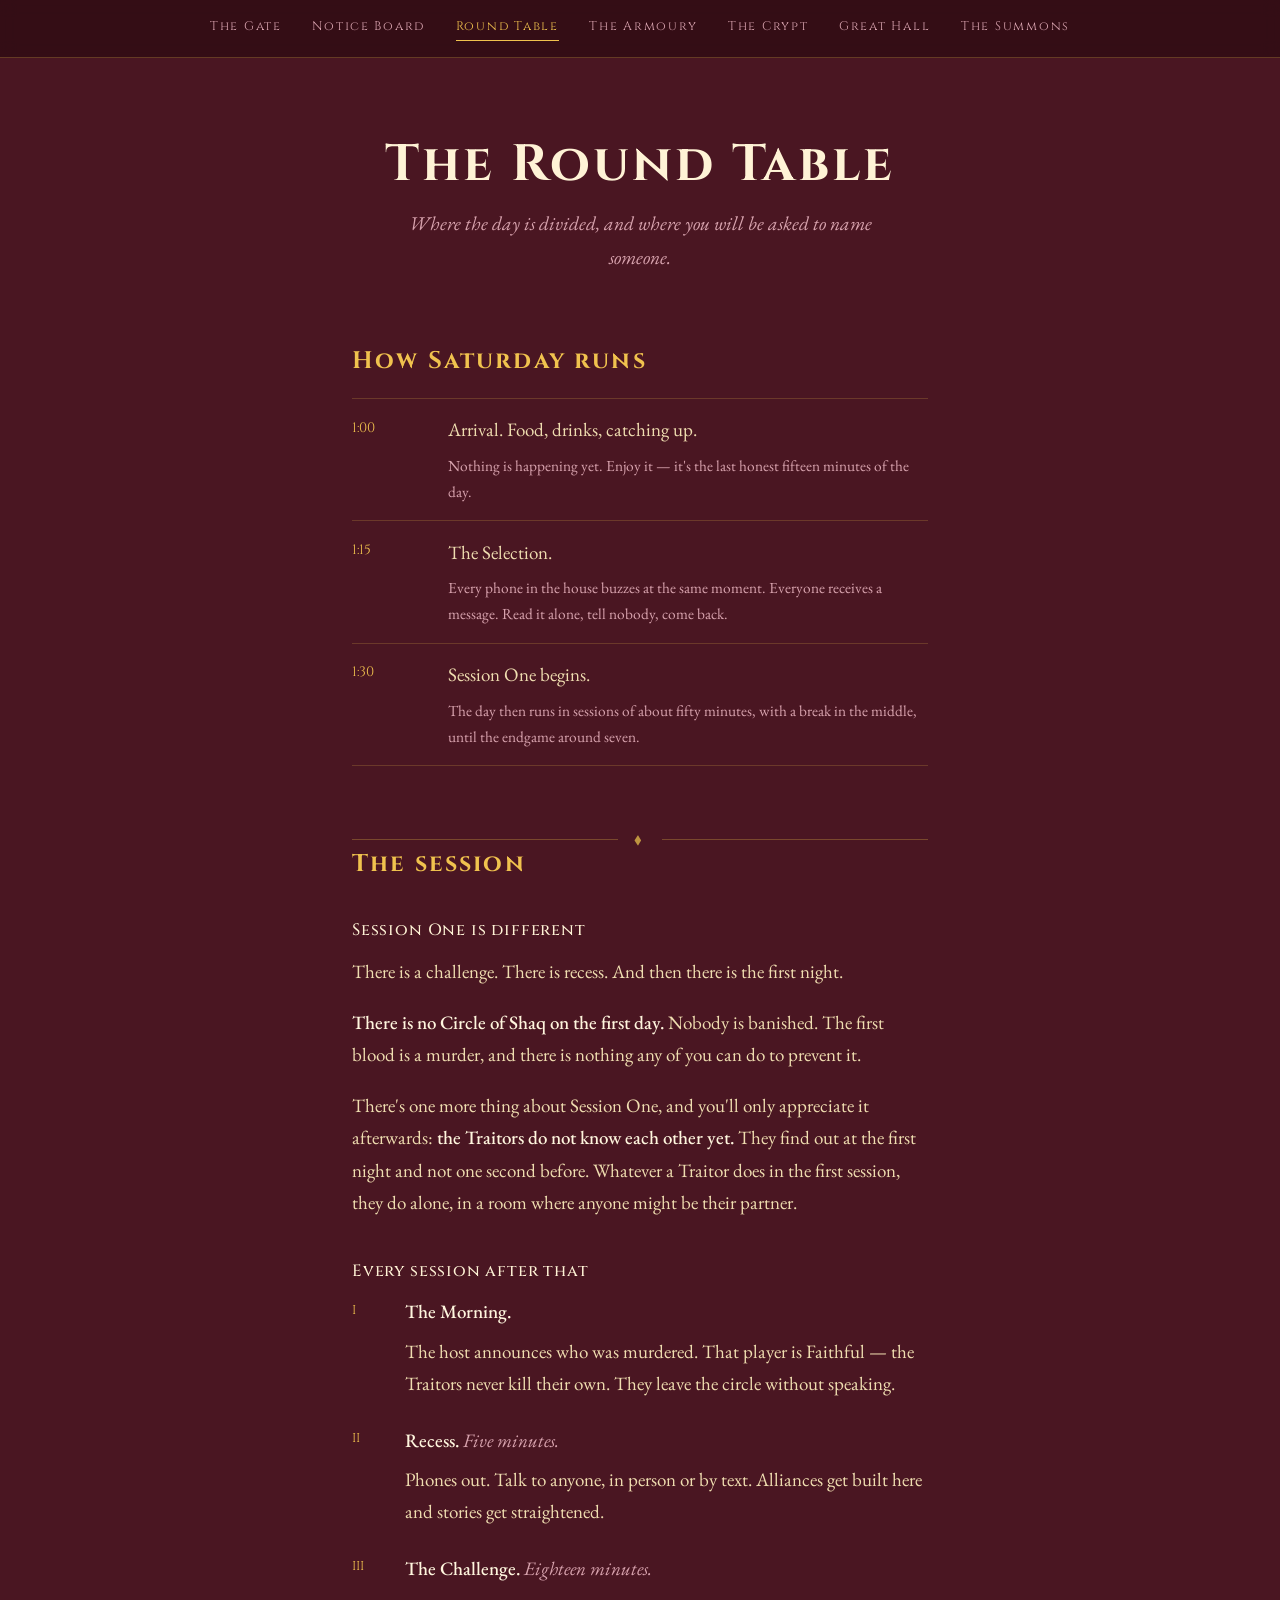
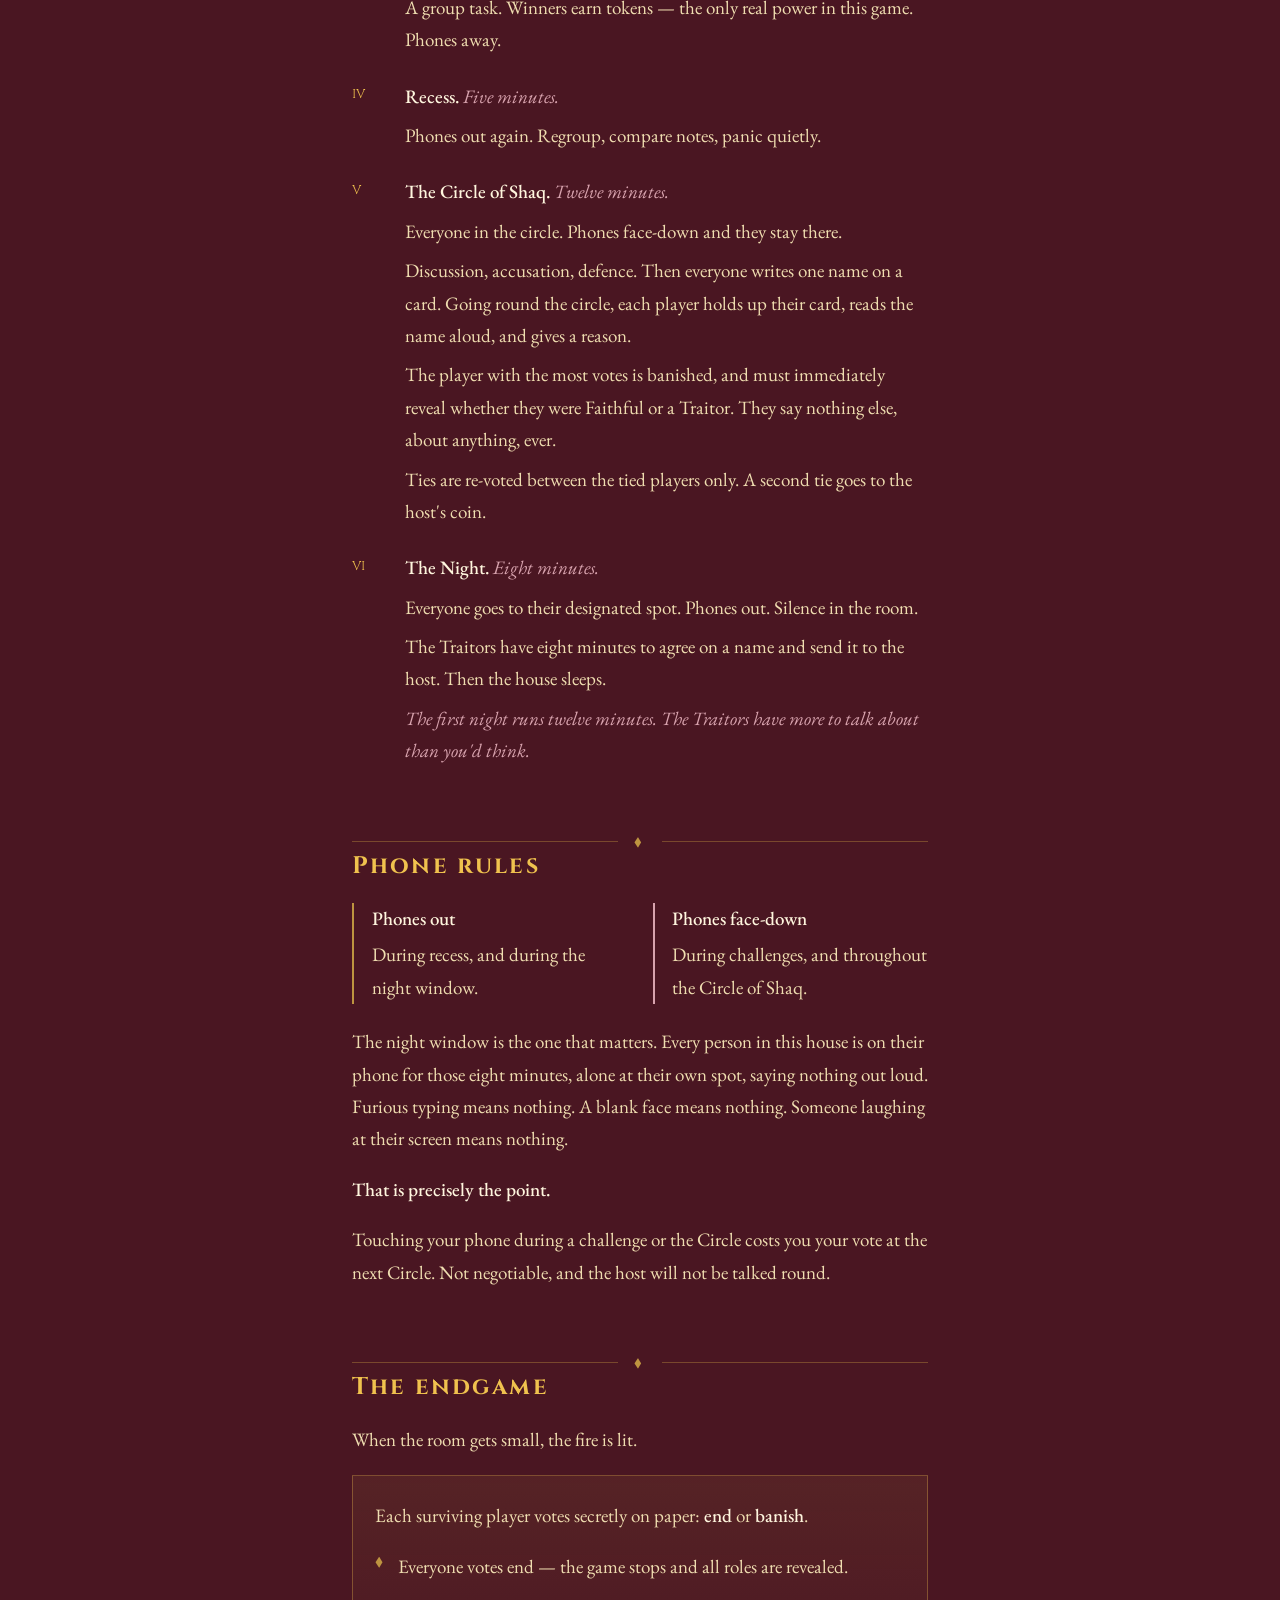
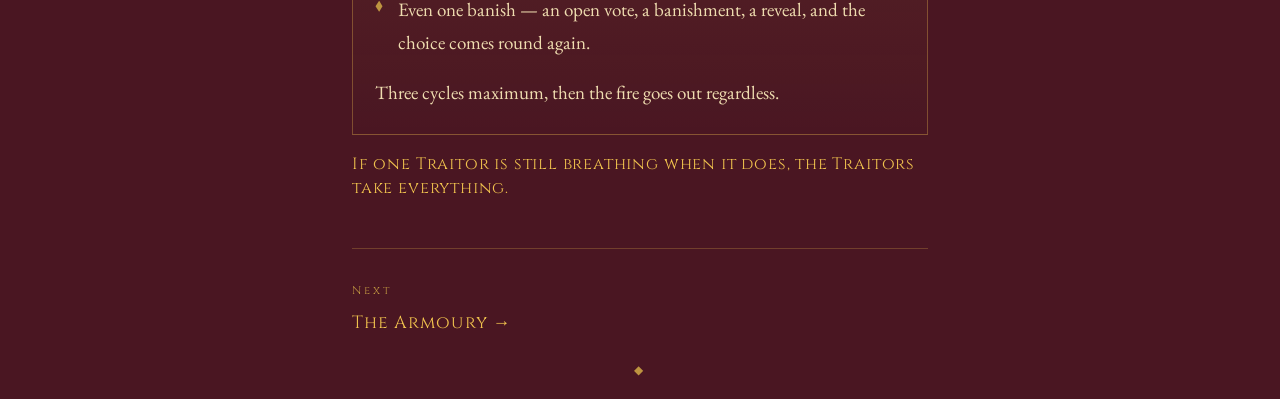
<file: round-table.html>
<!DOCTYPE html>
<html lang="en">
<head>
<meta charset="utf-8">
<meta name="viewport" content="width=device-width, initial-scale=1">
<title>The Round Table — The Traitors</title>
<meta name="description" content="How the day runs, the Circle of Shaq, and the rules about phones.">
<meta property="og:title" content="The Round Table — The Traitors">
<meta property="og:description" content="How the day runs, the Circle of Shaq, and the rules about phones.">
<meta property="og:image" content="https://nishalyadav15.github.io/traitors_party/og.png">
<meta name="theme-color" content="#4A1622">
<link rel="stylesheet" href="style.css">
</head>
<body>

<nav><div class="nav-inner">
  <a href="index.html">The Gate</a>
  <a href="notice-board.html">Notice Board</a>
  <a href="round-table.html" aria-current="page">Round Table</a>
  <a href="armoury.html">The Armoury</a>
  <a href="crypt.html">The Crypt</a>
  <a href="great-hall.html">Great Hall</a>
  <a href="summons.html">The Summons</a>
</div></nav>

<header class="wrap pagehead">
  <h1 class="roomname">The Round Table</h1>
  <p class="roomsub">Where the day is divided, and where you will be asked to name someone.</p>
</header>

<section class="wrap">
  <h2>How Saturday runs</h2>
  <div class="sched">
    <div class="sched-row">
      <div class="sched-time">1:00</div>
      <div class="sched-body">
        <p>Arrival. Food, drinks, catching up.</p>
        <p>Nothing is happening yet. Enjoy it — it's the last honest fifteen minutes of the day.</p>
      </div>
    </div>
    <div class="sched-row">
      <div class="sched-time">1:15</div>
      <div class="sched-body">
        <p>The Selection.</p>
        <p>Every phone in the house buzzes at the same moment. Everyone receives a message. Read it alone, tell nobody, come back.</p>
      </div>
    </div>
    <div class="sched-row">
      <div class="sched-time">1:30</div>
      <div class="sched-body">
        <p>Session One begins.</p>
        <p>The day then runs in sessions of about fifty minutes, with a break in the middle, until the endgame around seven.</p>
      </div>
    </div>
  </div>
</section>

<div class="rule"><span>◆</span></div>

<section class="wrap">
  <h2>The session</h2>

  <h3>Session One is different</h3>
  <p>There is a challenge. There is recess. And then there is the first night.</p>
  <p><strong>There is no Circle of Shaq on the first day.</strong> Nobody is banished. The first blood is a murder, and there is nothing any of you can do to prevent it.</p>
  <p>There's one more thing about Session One, and you'll only appreciate it afterwards: <strong>the Traitors do not know each other yet.</strong> They find out at the first night and not one second before. Whatever a Traitor does in the first session, they do alone, in a room where anyone might be their partner.</p>

  <h3>Every session after that</h3>

  <div class="step">
    <div class="step-n">I</div>
    <div class="step-b">
      <p><span class="step-t">The Morning.</span></p>
      <p>The host announces who was murdered. That player is Faithful — the Traitors never kill their own. They leave the circle without speaking.</p>
    </div>
  </div>

  <div class="step">
    <div class="step-n">II</div>
    <div class="step-b">
      <p><span class="step-t">Recess.</span> <span class="step-dur">Five minutes.</span></p>
      <p>Phones out. Talk to anyone, in person or by text. Alliances get built here and stories get straightened.</p>
    </div>
  </div>

  <div class="step">
    <div class="step-n">III</div>
    <div class="step-b">
      <p><span class="step-t">The Challenge.</span> <span class="step-dur">Eighteen minutes.</span></p>
      <p>A group task. Winners earn tokens — the only real power in this game. Phones away.</p>
    </div>
  </div>

  <div class="step">
    <div class="step-n">IV</div>
    <div class="step-b">
      <p><span class="step-t">Recess.</span> <span class="step-dur">Five minutes.</span></p>
      <p>Phones out again. Regroup, compare notes, panic quietly.</p>
    </div>
  </div>

  <div class="step">
    <div class="step-n">V</div>
    <div class="step-b">
      <p><span class="step-t">The Circle of Shaq.</span> <span class="step-dur">Twelve minutes.</span></p>
      <p>Everyone in the circle. Phones face-down and they stay there.</p>
      <p>Discussion, accusation, defence. Then everyone writes one name on a card. Going round the circle, each player holds up their card, reads the name aloud, and gives a reason.</p>
      <p>The player with the most votes is banished, and must immediately reveal whether they were Faithful or a Traitor. They say nothing else, about anything, ever.</p>
      <p>Ties are re-voted between the tied players only. A second tie goes to the host's coin.</p>
    </div>
  </div>

  <div class="step">
    <div class="step-n">VI</div>
    <div class="step-b">
      <p><span class="step-t">The Night.</span> <span class="step-dur">Eight minutes.</span></p>
      <p>Everyone goes to their designated spot. Phones out. Silence in the room.</p>
      <p>The Traitors have eight minutes to agree on a name and send it to the host. Then the house sleeps.</p>
      <p><em>The first night runs twelve minutes. The Traitors have more to talk about than you'd think.</em></p>
    </div>
  </div>
</section>

<div class="rule"><span>◆</span></div>

<section class="wrap">
  <h2>Phone rules</h2>
  <div class="phone-split">
    <div>
      <p class="lede">Phones out</p>
      <p>During recess, and during the night window.</p>
    </div>
    <div>
      <p class="lede">Phones face-down</p>
      <p>During challenges, and throughout the Circle of Shaq.</p>
    </div>
  </div>
  <p>The night window is the one that matters. Every person in this house is on their phone for those eight minutes, alone at their own spot, saying nothing out loud. Furious typing means nothing. A blank face means nothing. Someone laughing at their screen means nothing.</p>
  <p><strong>That is precisely the point.</strong></p>
  <p>Touching your phone during a challenge or the Circle costs you your vote at the next Circle. Not negotiable, and the host will not be talked round.</p>
</section>

<div class="rule"><span>◆</span></div>

<section class="wrap">
  <h2>The endgame</h2>
  <p>When the room gets small, the fire is lit.</p>
  <div class="fire">
    <p>Each surviving player votes secretly on paper: <strong>end</strong> or <strong>banish</strong>.</p>
    <ul class="plain">
      <li>Everyone votes end — the game stops and all roles are revealed.</li>
      <li>Even one banish — an open vote, a banishment, a reveal, and the choice comes round again.</li>
    </ul>
    <p>Three cycles maximum, then the fire goes out regardless.</p>
  </div>
  <p class="verdict">If one Traitor is still breathing when it does, the Traitors take everything.</p>

  <div class="next">
    <a href="armoury.html">
      <span class="lab">Next</span>
      <span class="to">The Armoury →</span>
    </a>
  </div>
</section>

<footer class="wrap">
  <p class="sig">◆</p>
</footer>

</body>
</html>
</file>
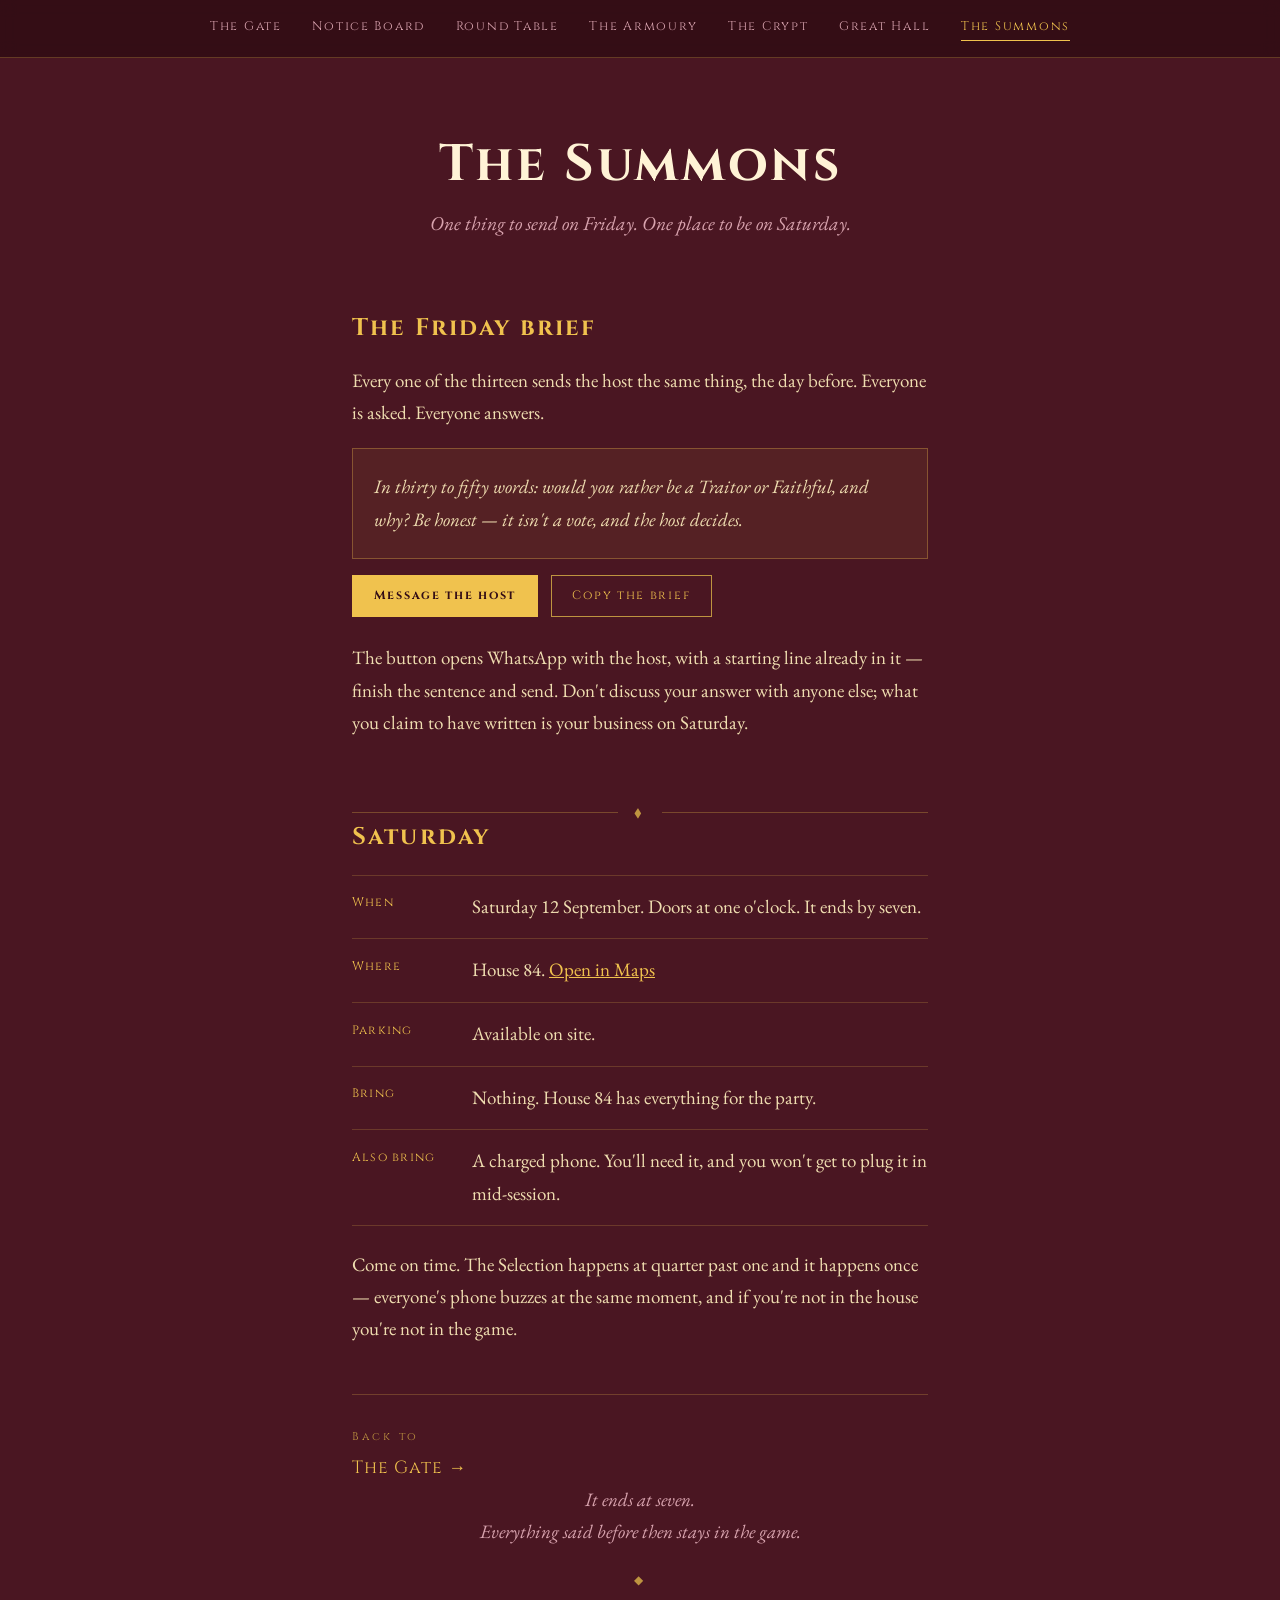
<file: summons.html>
<!DOCTYPE html>
<html lang="en">
<head>
<meta charset="utf-8">
<meta name="viewport" content="width=device-width, initial-scale=1">
<title>The Summons — The Traitors</title>
<meta name="description" content="Where to come, when, and what to send the host on Friday.">
<meta property="og:title" content="The Summons — The Traitors">
<meta property="og:description" content="Where to come, when, and what to send the host on Friday.">
<meta property="og:image" content="https://nishalyadav15.github.io/traitors/og.png">
<meta name="theme-color" content="#4A1622">
<link rel="stylesheet" href="style.css">
</head>
<body>

<nav><div class="nav-inner">
  <a href="index.html">The Gate</a>
  <a href="notice-board.html">Notice Board</a>
  <a href="round-table.html">Round Table</a>
  <a href="armoury.html">The Armoury</a>
  <a href="crypt.html">The Crypt</a>
  <a href="great-hall.html">Great Hall</a>
  <a href="summons.html" aria-current="page">The Summons</a>
</div></nav>

<header class="wrap pagehead">
  <h1 class="roomname">The Summons</h1>
  <p class="roomsub">One thing to send on Friday. One place to be on Saturday.</p>
</header>

<section class="wrap">
  <h2>The Friday brief</h2>
  <p>Every one of the thirteen sends the host the same thing, the day before. Everyone is asked. Everyone answers.</p>
  <div class="brief">
    <p id="brief-text">In thirty to fifty words: would you rather be a Traitor or Faithful, and why? Be honest — it isn't a vote, and the host decides.</p>
  </div>
  <div class="actions">
    <button class="copy primary" id="wa-send" type="button">Message the host</button>
    <button class="copy" id="copy-brief" type="button">Copy the brief</button>
  </div>
  <p>The button opens WhatsApp with the host, with a starting line already in it — finish the sentence and send. Don't discuss your answer with anyone else; what you claim to have written is your business on Saturday.</p>
</section>

<div class="rule"><span>◆</span></div>

<section class="wrap">
  <h2>Saturday</h2>
  <dl>
    <div class="detail">
      <dt>When</dt>
      <dd>Saturday 12 September. Doors at one o'clock. It ends by seven.</dd>
    </div>
    <div class="detail">
      <dt>Where</dt>
      <dd>House 84. <a href="https://maps.app.goo.gl/MDGpeeTzHGgWJDAv9">Open in Maps</a></dd>
    </div>
    <div class="detail">
      <dt>Parking</dt>
      <dd>Available on site.</dd>
    </div>
    <div class="detail">
      <dt>Bring</dt>
      <dd>Nothing. House 84 has everything for the party.</dd>
    </div>
    <div class="detail">
      <dt>Also bring</dt>
      <dd>A charged phone. You'll need it, and you won't get to plug it in mid-session.</dd>
    </div>
  </dl>

  <p>Come on time. The Selection happens at quarter past one and it happens once — everyone's phone buzzes at the same moment, and if you're not in the house you're not in the game.</p>

  <div class="next">
    <a href="index.html">
      <span class="lab">Back to</span>
      <span class="to">The Gate →</span>
    </a>
  </div>
</section>

<footer class="wrap">
  <p>It ends at seven.<br>Everything said before then stays in the game.</p>
  <p class="sig">◆</p>
</footer>

<script>
(function(){
  // assembled at runtime so the number isn't sitting in the page source
  var parts = ["9191", "2128", "8503"];
  var msg = "Nishal \u2014 my answer for Saturday. I'd rather be [Traitor / Faithful], because\u2026";
  document.getElementById("wa-send").addEventListener("click", function(){
    window.open("https://wa.me/" + parts.join("") + "?text=" + encodeURIComponent(msg),
                "_blank", "noopener");
  });
})();

(function(){
  var btn = document.getElementById("copy-brief");
  var src = document.getElementById("brief-text");
  btn.addEventListener("click", function(){
    var text = src.textContent.trim();
    function done(){
      var was = btn.textContent;
      btn.textContent = "Copied";
      setTimeout(function(){ btn.textContent = was; }, 1800);
    }
    if (navigator.clipboard && navigator.clipboard.writeText){
      navigator.clipboard.writeText(text).then(done, fallback);
    } else {
      fallback();
    }
    function fallback(){
      var ta = document.createElement("textarea");
      ta.value = text;
      ta.setAttribute("readonly", "");
      ta.style.position = "absolute";
      ta.style.left = "-9999px";
      document.body.appendChild(ta);
      ta.select();
      try { document.execCommand("copy"); done(); } catch(e){ btn.textContent = "Copy failed"; }
      document.body.removeChild(ta);
    }
  });
})();
</script>

</body>
</html>
</file>
<file: style.css>
@font-face{font-family:"Cinzel";src:url("fonts/cinzel.ttf") format("truetype");font-weight:400 900;font-style:normal;font-display:swap;}
@font-face{font-family:"EB Garamond";src:url("fonts/ebgaramond.ttf") format("truetype");font-weight:400 800;font-style:normal;font-display:swap;}
@font-face{font-family:"EB Garamond";src:url("fonts/ebgaramond-italic.ttf") format("truetype");font-weight:400 800;font-style:italic;font-display:swap;}

:root{
  --wine:#4A1622;
  --wine-lift:#5C1D2B;
  --wine-deep:#330D16;
  --gold:#F0C24E;
  --gold-dim:#BE9440;
  --gold-text:#EFDDB0;
  --cream:#F4EAD6;
  --claret:#7A1E33;
  --rose:#D8A3AE;
  --measure:34rem;
}
*{box-sizing:border-box;}
html{-webkit-text-size-adjust:100%;scroll-behavior:smooth;}
body{
  margin:0;background:var(--wine);color:var(--gold-text);
  font-family:"EB Garamond",Georgia,"Times New Roman",serif;
  font-size:1.0625rem;line-height:1.65;text-rendering:optimizeLegibility;
}
.wrap{max-width:var(--measure);margin:0 auto;padding:0 1.5rem;}

/* ---------- nav ---------- */
nav{
  position:sticky;top:0;z-index:20;
  background:rgba(51,13,22,.95);
  backdrop-filter:blur(8px);
  border-bottom:1px solid rgba(240,194,78,.26);
}
.nav-inner{
  display:flex;gap:1.35rem;align-items:center;
  overflow-x:auto;scrollbar-width:none;
  padding:.85rem 1.5rem;
  max-width:60rem;margin:0 auto;
}
.nav-inner::-webkit-scrollbar{display:none;}
.nav-inner a{
  font-family:"Cinzel",serif;font-size:.74rem;letter-spacing:.14em;
  color:var(--rose);text-decoration:none;white-space:nowrap;
  padding-bottom:.15rem;border-bottom:1px solid transparent;
}
.nav-inner a:hover,.nav-inner a:focus-visible{color:#FFF3D6;}
.nav-inner a[aria-current]{color:var(--gold);border-bottom-color:var(--gold);}

/* ---------- page head ---------- */
.pagehead{padding:3.75rem 1.5rem .5rem;text-align:center;}
.roomname{
  font-family:"Cinzel",serif;font-weight:700;
  font-size:clamp(1.9rem,8vw,2.7rem);letter-spacing:.055em;
  margin:0;line-height:1.05;color:#FFF3D6;
}
.roomsub{margin:1rem auto 0;max-width:26rem;color:var(--rose);font-style:italic;}
.pagehead + section{padding-top:4rem;}

/* ---------- gate hero ---------- */
.hero{position:relative;padding:5rem 1.5rem 3rem;text-align:center;overflow:hidden;}
.hero::before{
  content:"";position:absolute;top:-10rem;left:50%;
  width:36rem;height:36rem;transform:translateX(-50%);
  background:radial-gradient(circle,rgba(240,194,78,.17) 0%,rgba(216,163,174,.07) 40%,transparent 68%);
  pointer-events:none;animation:kindle 2.4s ease-out both;
}
@keyframes kindle{from{opacity:0;transform:translateX(-50%) scale(.85);}to{opacity:1;transform:translateX(-50%) scale(1);}}
.hero-inner{position:relative;}
.crest{width:44px;height:44px;margin-bottom:1.75rem;color:var(--gold);}
h1{
  font-family:"Cinzel",serif;font-weight:700;
  font-size:clamp(2.4rem,13vw,3.9rem);line-height:.98;
  letter-spacing:.055em;margin:0;color:#FFF6DE;
}
h1 .the{
  display:block;font-size:.31em;letter-spacing:.5em;font-weight:500;
  color:var(--gold);margin-bottom:.9rem;padding-left:.5em;
}
.when{margin:1.6rem 0 0;font-style:italic;color:var(--rose);}
.menace{
  margin:2.4rem auto 0;max-width:23rem;font-size:1.3rem;line-height:1.4;
  color:var(--gold);
  border-top:1px solid rgba(240,194,78,.32);border-bottom:1px solid rgba(240,194,78,.32);
  padding:1.35rem 0;
}

/* ---------- countdown ---------- */
.countdown{display:flex;justify-content:center;gap:1.6rem;margin:2.6rem auto 0;}
.cd-unit{text-align:center;min-width:3.4rem;}
.cd-num{
  font-family:"Cinzel",serif;font-size:1.7rem;font-weight:700;
  color:#FFF6DE;line-height:1;display:block;font-variant-numeric:tabular-nums;
}
.cd-lab{font-size:.7rem;letter-spacing:.2em;color:var(--gold-dim);font-family:"Cinzel",serif;}
.cd-done{
  font-family:"Cinzel",serif;color:var(--gold);letter-spacing:.16em;
  margin:2.6rem 0 0;font-size:1.05rem;
}

/* ---------- structure ---------- */
section{padding:3rem 0 .5rem;}
h2{
  font-family:"Cinzel",serif;font-weight:700;font-size:1.32rem;
  letter-spacing:.09em;line-height:1.25;margin:0 0 1.4rem;color:var(--gold);
}
h3{
  font-family:"Cinzel",serif;font-weight:500;font-size:1.02rem;
  letter-spacing:.05em;margin:2.4rem 0 .7rem;color:#FFF3D6;
}
p{margin:0 0 1.15rem;}
strong{font-weight:500;color:#FFF6DE;}
em{color:var(--rose);}
a{color:var(--gold);}

.rule{
  display:flex;align-items:center;gap:1rem;
  margin:3rem auto 0;max-width:var(--measure);padding:0 1.5rem;color:var(--gold-dim);
}
.rule::before,.rule::after{content:"";flex:1;height:1px;background:currentColor;opacity:.4;}
.rule span{font-size:.7rem;letter-spacing:.3em;}

ul.plain{list-style:none;padding:0;margin:0 0 1.15rem;}
ul.plain li{position:relative;padding-left:1.4rem;margin-bottom:.7rem;}
ul.plain li::before{content:"◆";position:absolute;left:0;top:.05em;color:var(--gold-dim);font-size:.62em;}

ol.advice{padding-left:0;list-style:none;counter-reset:a;margin:0;}
ol.advice li{counter-increment:a;position:relative;padding-left:2.4rem;margin-bottom:1.15rem;}
ol.advice li::before{
  content:counter(a);position:absolute;left:0;top:.1em;
  font-family:"Cinzel",serif;font-size:.82rem;color:var(--gold);
  width:1.5rem;text-align:right;
}

/* ---------- room index ---------- */
.room{
  display:block;text-decoration:none;color:inherit;
  border-top:1px solid rgba(240,194,78,.24);padding:1.4rem 0;
}
.rooms > .room:last-child{border-bottom:1px solid rgba(240,194,78,.24);}
.room-name{
  font-family:"Cinzel",serif;font-size:1.06rem;letter-spacing:.06em;
  color:var(--gold);display:block;margin-bottom:.25rem;
}
.room-what{color:var(--rose);font-size:.98rem;display:block;}
.room:hover .room-name,.room:focus-visible .room-name{color:#FFF6DE;}

/* ---------- schedule ---------- */
.sched-row{
  display:grid;grid-template-columns:4.1rem 1fr;gap:1rem;
  padding:.95rem 0;border-top:1px solid rgba(240,194,78,.2);
}
.sched-row:last-child{border-bottom:1px solid rgba(240,194,78,.2);}
.sched-time{font-family:"Cinzel",serif;font-size:.86rem;color:var(--gold);padding-top:.18em;}
.sched-body p{margin:0;}
.sched-body p + p{margin-top:.4rem;font-size:.96rem;color:var(--rose);}

/* ---------- steps ---------- */
.step{display:grid;grid-template-columns:1.9rem 1fr;gap:.9rem;margin-bottom:1.5rem;}
.step-n{font-family:"Cinzel",serif;font-size:.8rem;color:var(--gold);padding-top:.28em;}
.step-b p{margin:0;}
.step-b p + p{margin-top:.45rem;}
.step-t{font-weight:500;color:#FFF6DE;}
.step-dur{color:var(--rose);font-style:italic;}

/* ---------- tokens ---------- */
.token{
  border-top:1px solid rgba(240,194,78,.24);padding:1.75rem 0 .4rem;
  display:grid;grid-template-columns:3.4rem 1fr;gap:1.1rem;
}
.token:last-of-type{border-bottom:1px solid rgba(240,194,78,.24);margin-bottom:1.4rem;}
.token svg{width:2.6rem;height:2.6rem;color:var(--gold);}
.token h3{margin:0 0 .5rem;}
.token p{margin:0 0 .7rem;font-size:1rem;}

/* ---------- fire ---------- */
.fire{
  border:1px solid rgba(240,194,78,.32);padding:1.5rem 1.4rem .4rem;margin:0 0 1.15rem;
  background:linear-gradient(180deg,rgba(240,194,78,.07),transparent);
}
.fire p:last-child{margin-bottom:1.1rem;}
.verdict{
  font-family:"Cinzel",serif;color:var(--gold);font-size:1.02rem;
  letter-spacing:.05em;line-height:1.45;
}

/* ---------- phone rules ---------- */
.phone-split{display:grid;gap:1.1rem;margin-bottom:1.4rem;}
.phone-split div{border-left:2px solid var(--gold-dim);padding-left:1.1rem;}
.phone-split div:last-child{border-left-color:var(--rose);}
.phone-split p{margin:0;}
.phone-split .lede{font-weight:500;color:#FFF6DE;margin-bottom:.25rem;}

/* ---------- notice board summary rows ---------- */
.brief-row{
  display:grid;grid-template-columns:1fr;gap:.3rem;
  border-top:1px solid rgba(240,194,78,.2);padding:1.1rem 0;
}
.brief-list{margin:0 0 1.4rem;}
.brief-list .brief-row:last-child{border-bottom:1px solid rgba(240,194,78,.2);}
.brief-row dt{
  font-family:"Cinzel",serif;font-size:.82rem;letter-spacing:.08em;color:var(--gold);
}
.brief-row dd{margin:0;}

/* ---------- roster ---------- */
.roster{display:grid;grid-template-columns:repeat(2,1fr);gap:.6rem;margin:0 0 1.4rem;padding:0;list-style:none;}
.roster li{
  border:1px solid rgba(240,194,78,.26);padding:.85rem .9rem;
  font-family:"Cinzel",serif;font-size:.86rem;letter-spacing:.05em;
  display:flex;align-items:baseline;gap:.6rem;
}
.roster .num{color:var(--gold-dim);font-size:.72rem;min-width:1.3rem;}
.roster .slot{color:var(--rose);font-style:normal;}

/* ---------- host banner ---------- */
.host-banner{
  position:relative;aspect-ratio:2/1;overflow:hidden;
  border:1px solid rgba(240,194,78,.4);
  background:var(--wine-deep);cursor:pointer;margin:0 0 1.4rem;
}
.host-banner img{
  width:100%;height:100%;object-fit:cover;display:block;
  transition:filter .4s ease;
}
.host-banner .plate{
  position:absolute;left:0;right:0;bottom:0;z-index:2;
  padding:3.2rem .6rem .9rem;
  background:linear-gradient(180deg,transparent,rgba(30,7,13,.94) 62%);
  font-family:"Cinzel",serif;font-weight:700;
  font-size:1.35rem;letter-spacing:.14em;
  color:#FFF6DE;text-align:center;line-height:1;
  text-shadow:0 2px 8px rgba(0,0,0,.8);
}
.host-banner:hover img{filter:brightness(1.08);}

/* ---------- cast grid: gapless, centred last row ---------- */
.cast{
  display:flex;flex-wrap:wrap;justify-content:center;
  gap:0;margin:0 0 1rem;padding:0;list-style:none;
}
.cast li{margin:0;flex:0 0 50%;max-width:50%;}
.cast figure{
  margin:0;position:relative;aspect-ratio:1/1;overflow:hidden;
  background:var(--wine-deep);cursor:pointer;
  outline:1px solid rgba(240,194,78,.28);outline-offset:-1px;
}
.cast img{
  width:100%;height:100%;object-fit:cover;display:block;
  filter:grayscale(1) contrast(1.06);   /* TINT */
  mix-blend-mode:luminosity;            /* TINT */
  transition:filter .35s ease, mix-blend-mode .35s ease, transform .5s ease;
}
.cast .nameplate{
  position:absolute;left:0;right:0;bottom:0;z-index:2;
  padding:2rem .4rem .55rem;
  background:linear-gradient(180deg,transparent,rgba(30,7,13,.9) 58%);
  font-family:"Cinzel",serif;font-size:.78rem;letter-spacing:.07em;
  color:var(--gold);text-align:center;line-height:1.25;
  text-shadow:0 1px 3px rgba(0,0,0,.85);
}
.cast .nameplate.unnamed{color:var(--rose);opacity:.65;}
@media (hover:hover){
  .cast li:hover img{filter:none;mix-blend-mode:normal;transform:scale(1.04);}
}
.cast li.revealed img{filter:none;mix-blend-mode:normal;}
.cast li.revealed figure{outline-color:var(--gold);outline-width:2px;}
.cast-hint{
  font-family:"Cinzel",serif;font-size:.66rem;letter-spacing:.16em;
  color:var(--gold-dim);text-align:center;margin:0 0 1.2rem;
}
/* to show photos in full colour, delete the two lines marked TINT above */

/* ---------- speech bubble ---------- */
.cast-stage{position:relative;}
.cast.dimmed li:not(.revealed) figure{
  opacity:.34;transform:scale(.97);
}
.cast li figure{transition:opacity .3s ease, transform .3s ease, outline-color .3s ease;}
.cast li.revealed{position:relative;z-index:6;}
.cast li.revealed figure{
  transform:scale(1.07);
  outline-color:var(--gold);outline-width:2px;
  box-shadow:0 14px 34px rgba(20,4,9,.6);
}

.bubble{
  position:absolute;z-index:20;
  background:#FBF3E2;color:#2A1017;
  border:1px solid var(--gold);
  padding:1.15rem 1.15rem 1rem;
  text-align:center;
  box-shadow:0 16px 40px rgba(20,4,9,.55);
  opacity:0;pointer-events:none;
  transform:translateY(-10px) scale(.9);
  transform-origin:top center;
  transition:opacity .2s ease, transform .24s cubic-bezier(.34,1.56,.64,1);
}
.bubble.show{opacity:1;transform:translateY(0) scale(1);pointer-events:auto;}
.bubble .line{
  font-family:"EB Garamond",Georgia,serif;font-style:italic;
  font-size:1.02rem;line-height:1.45;margin:0 0 .6rem;color:#2A1017;
}
.bubble .who{
  font-family:"Cinzel",serif;font-size:.68rem;letter-spacing:.18em;
  color:var(--claret);margin:0;
}
.bubble .tail{
  position:absolute;top:-7px;width:12px;height:12px;
  background:#FBF3E2;border-left:1px solid var(--gold);border-top:1px solid var(--gold);
  transform:rotate(45deg);margin-left:-6px;
}
.bubble.host-said{background:#FFF6DE;}

@media (prefers-reduced-motion:reduce){
  .bubble{transition:opacity .15s ease;transform:none;}
  .bubble.show{transform:none;}
  .cast li.revealed figure{transform:none;}
  .cast.dimmed li:not(.revealed) figure{transform:none;}
}

/* ---------- summons ---------- */
.brief{
  border:1px solid rgba(240,194,78,.32);padding:1.4rem 1.3rem;
  margin:0 0 1rem;background:rgba(240,194,78,.06);
}
.brief p{margin:0;font-style:italic;}
button.copy{
  font-family:"Cinzel",serif;font-size:.76rem;letter-spacing:.14em;
  background:transparent;color:var(--gold);
  border:1px solid var(--gold-dim);padding:.7rem 1.3rem;
  cursor:pointer;margin-bottom:1.6rem;
}
button.copy:hover,button.copy:focus-visible{background:rgba(240,194,78,.12);color:#FFF6DE;}
.actions{display:flex;flex-wrap:wrap;gap:.8rem;margin-bottom:1.6rem;}
.actions button.copy{margin-bottom:0;}
button.primary{
  background:var(--gold);color:#330D16;border-color:var(--gold);font-weight:700;
}
button.primary:hover,button.primary:focus-visible{background:#FFD978;color:#330D16;}
.detail{
  display:grid;grid-template-columns:6.5rem 1fr;gap:.7rem 1rem;
  border-top:1px solid rgba(240,194,78,.2);padding:.95rem 0;
}
.detail:last-of-type{border-bottom:1px solid rgba(240,194,78,.2);margin-bottom:1.4rem;}
.detail dt{font-family:"Cinzel",serif;font-size:.76rem;letter-spacing:.1em;color:var(--gold);padding-top:.22em;}
.detail dd{margin:0;}

/* ---------- next room ---------- */
.next{border-top:1px solid rgba(240,194,78,.24);margin-top:3rem;padding:2rem 0 0;}
.next a{text-decoration:none;display:block;}
.next .lab{
  font-family:"Cinzel",serif;font-size:.7rem;letter-spacing:.26em;
  color:var(--gold-dim);display:block;margin-bottom:.35rem;
}
.next .to{font-family:"Cinzel",serif;font-size:1.1rem;letter-spacing:.06em;color:var(--gold);}
.next a:hover .to,.next a:focus-visible .to{color:#FFF6DE;}

footer{padding:3rem 0 4rem;text-align:center;color:var(--rose);font-style:italic;}
footer .sig{
  font-family:"Cinzel",serif;font-style:normal;font-size:.72rem;
  letter-spacing:.3em;color:var(--gold-dim);margin-top:1.4rem;
}

a:focus-visible,button:focus-visible{outline:2px solid var(--gold);outline-offset:3px;}

/* ---------- The Crypt: the whole room inverts ---------- */
body.crypt{background:var(--cream);color:#2A1017;}
body.crypt nav{background:rgba(244,234,214,.95);border-bottom-color:rgba(122,30,51,.3);}
body.crypt .nav-inner a{color:#8A5F68;}
body.crypt .nav-inner a:hover,body.crypt .nav-inner a:focus-visible{color:#2A1017;}
body.crypt .nav-inner a[aria-current]{color:var(--claret);border-bottom-color:var(--claret);}
body.crypt .roomname{color:#2A1017;}
body.crypt .roomsub{color:#6E4A52;}
body.crypt h2{color:var(--claret);}
body.crypt h3{color:#2A1017;}
body.crypt strong{color:#12060A;}
body.crypt em{color:#6E4A52;}
body.crypt a{color:var(--claret);}
body.crypt .rule{color:#C0A2A9;}
body.crypt ul.plain li::before{color:var(--claret);}
body.crypt .epitaph{
  font-family:"Cinzel",serif;font-size:.78rem;letter-spacing:.32em;
  color:var(--claret);margin:0 0 1.4rem;text-align:center;
}
body.crypt .final{border-left:2px solid var(--claret);padding-left:1.15rem;margin:2rem 0 0;}
body.crypt .next{border-top-color:rgba(122,30,51,.28);}
body.crypt .next .lab{color:#9A7A80;}
body.crypt .next .to{color:var(--claret);}
body.crypt .next a:hover .to,body.crypt .next a:focus-visible .to{color:#2A1017;}
body.crypt footer{color:#9A7A80;}
body.crypt footer .sig{color:#C0A2A9;}
body.crypt a:focus-visible{outline-color:var(--claret);}

/* ---------- tablet ---------- */
@media (min-width:620px){
  body{font-size:1.125rem;}
  .cast li{flex:0 0 25%;max-width:25%;}
  .cast .nameplate{font-size:.66rem;padding:1.6rem .35rem .45rem;}
  .phone-split{grid-template-columns:1fr 1fr;gap:1.6rem;}
  .countdown{gap:2.4rem;}
  .cd-num{font-size:2.1rem;}
  .brief-row{grid-template-columns:9.5rem 1fr;gap:1.2rem;}
}

/* ---------- desktop ---------- */
@media (min-width:900px){
  :root{--measure:39rem;}
  body{font-size:1.1875rem;line-height:1.7;}
  .nav-inner{justify-content:center;padding:1rem 2rem;gap:1.9rem;}
  .nav-inner a{font-size:.78rem;}

  .hero{padding:7rem 2rem 4.5rem;}
  .hero::before{width:48rem;height:48rem;top:-14rem;}
  h1{font-size:5.2rem;}
  .crest{width:56px;height:56px;margin-bottom:2.25rem;}
  .menace{font-size:1.5rem;max-width:27rem;margin-top:3rem;padding:1.6rem 0;}
  .cd-num{font-size:2.4rem;}
  .countdown{gap:3.2rem;}

  .pagehead{padding:5rem 1.5rem .5rem;}
  .roomname{font-size:3.2rem;}
  .roomsub{font-size:1.22rem;max-width:30rem;}
  section{padding:4rem 0 .5rem;}
  .rule{margin-top:4rem;}
  h2{font-size:1.5rem;}

  .wrap.rooms-wide{max-width:52rem;}
  .wrap.cast-wide{max-width:56rem;}
  .rooms{display:grid;grid-template-columns:1fr 1fr;column-gap:2.5rem;}
  .rooms > .room:nth-last-child(2){border-bottom:1px solid rgba(240,194,78,.24);}

  .roster{grid-template-columns:repeat(4,1fr);}
  .cast .nameplate{font-size:.86rem;padding:2.4rem .5rem .65rem;}
  .bubble .line{font-size:1.16rem;}
  .bubble{padding:1.4rem 1.5rem 1.15rem;}
  .host-banner .plate{font-size:2rem;letter-spacing:.15em;padding:4.5rem 1rem 1.2rem;}
  .sched-row{grid-template-columns:5rem 1fr;}
  .token{grid-template-columns:4.2rem 1fr;gap:1.5rem;}
  .token svg{width:3.1rem;height:3.1rem;}
  .step{grid-template-columns:2.4rem 1fr;}
}

@media (prefers-reduced-motion:reduce){
  .hero::before{animation:none;}
  html{scroll-behavior:auto;}
}
</file>
